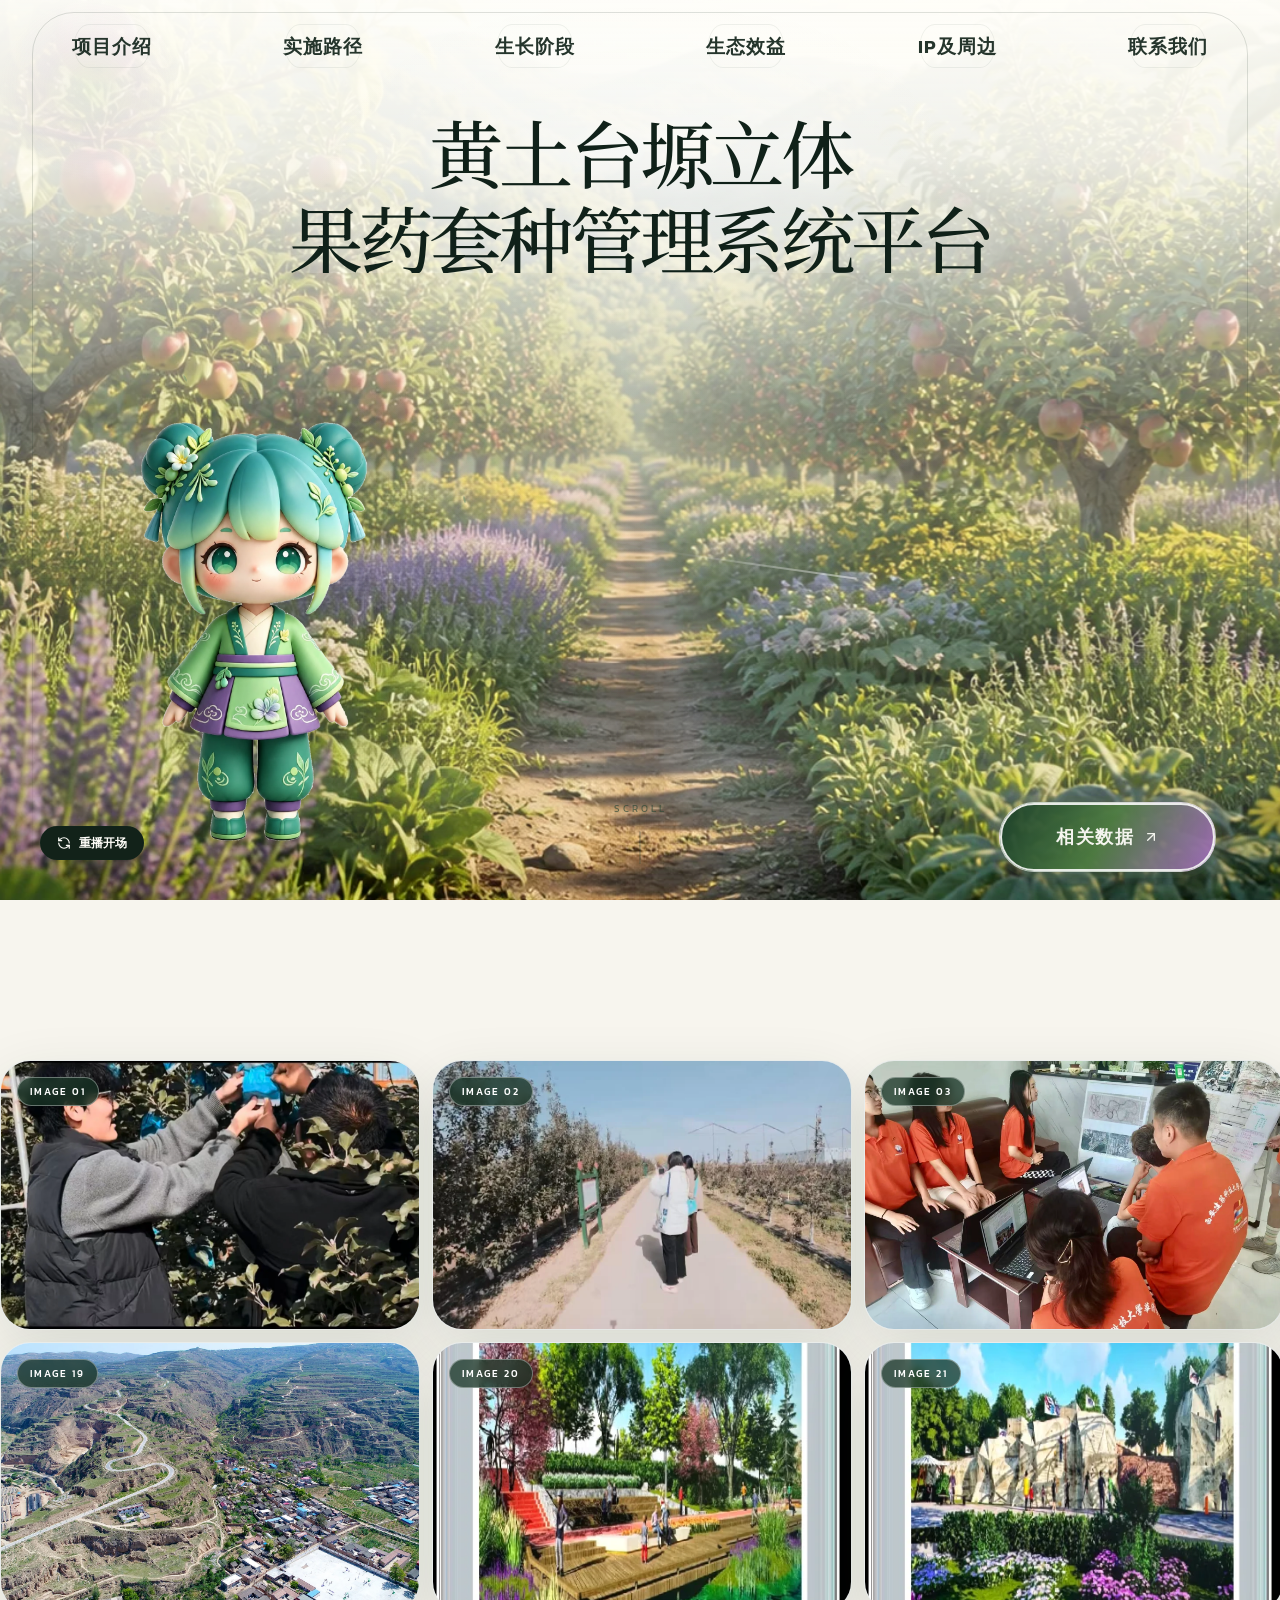
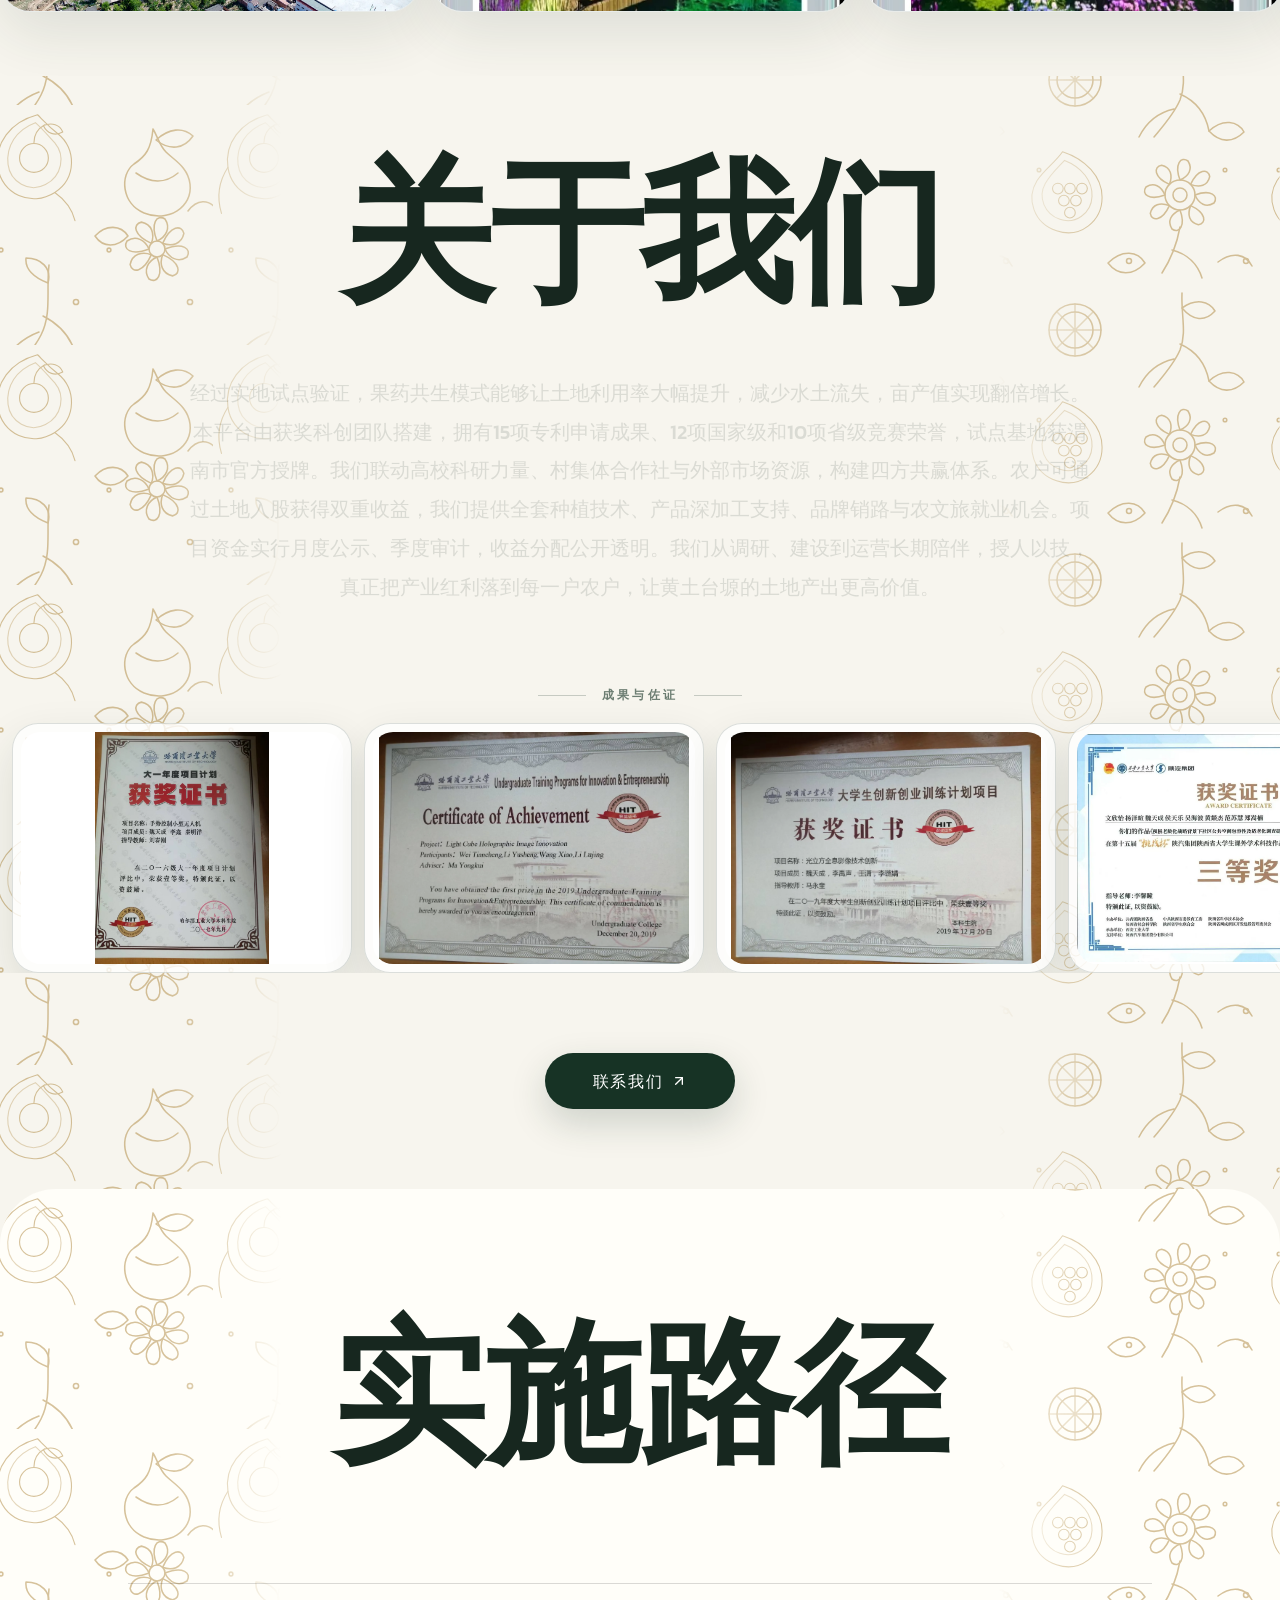
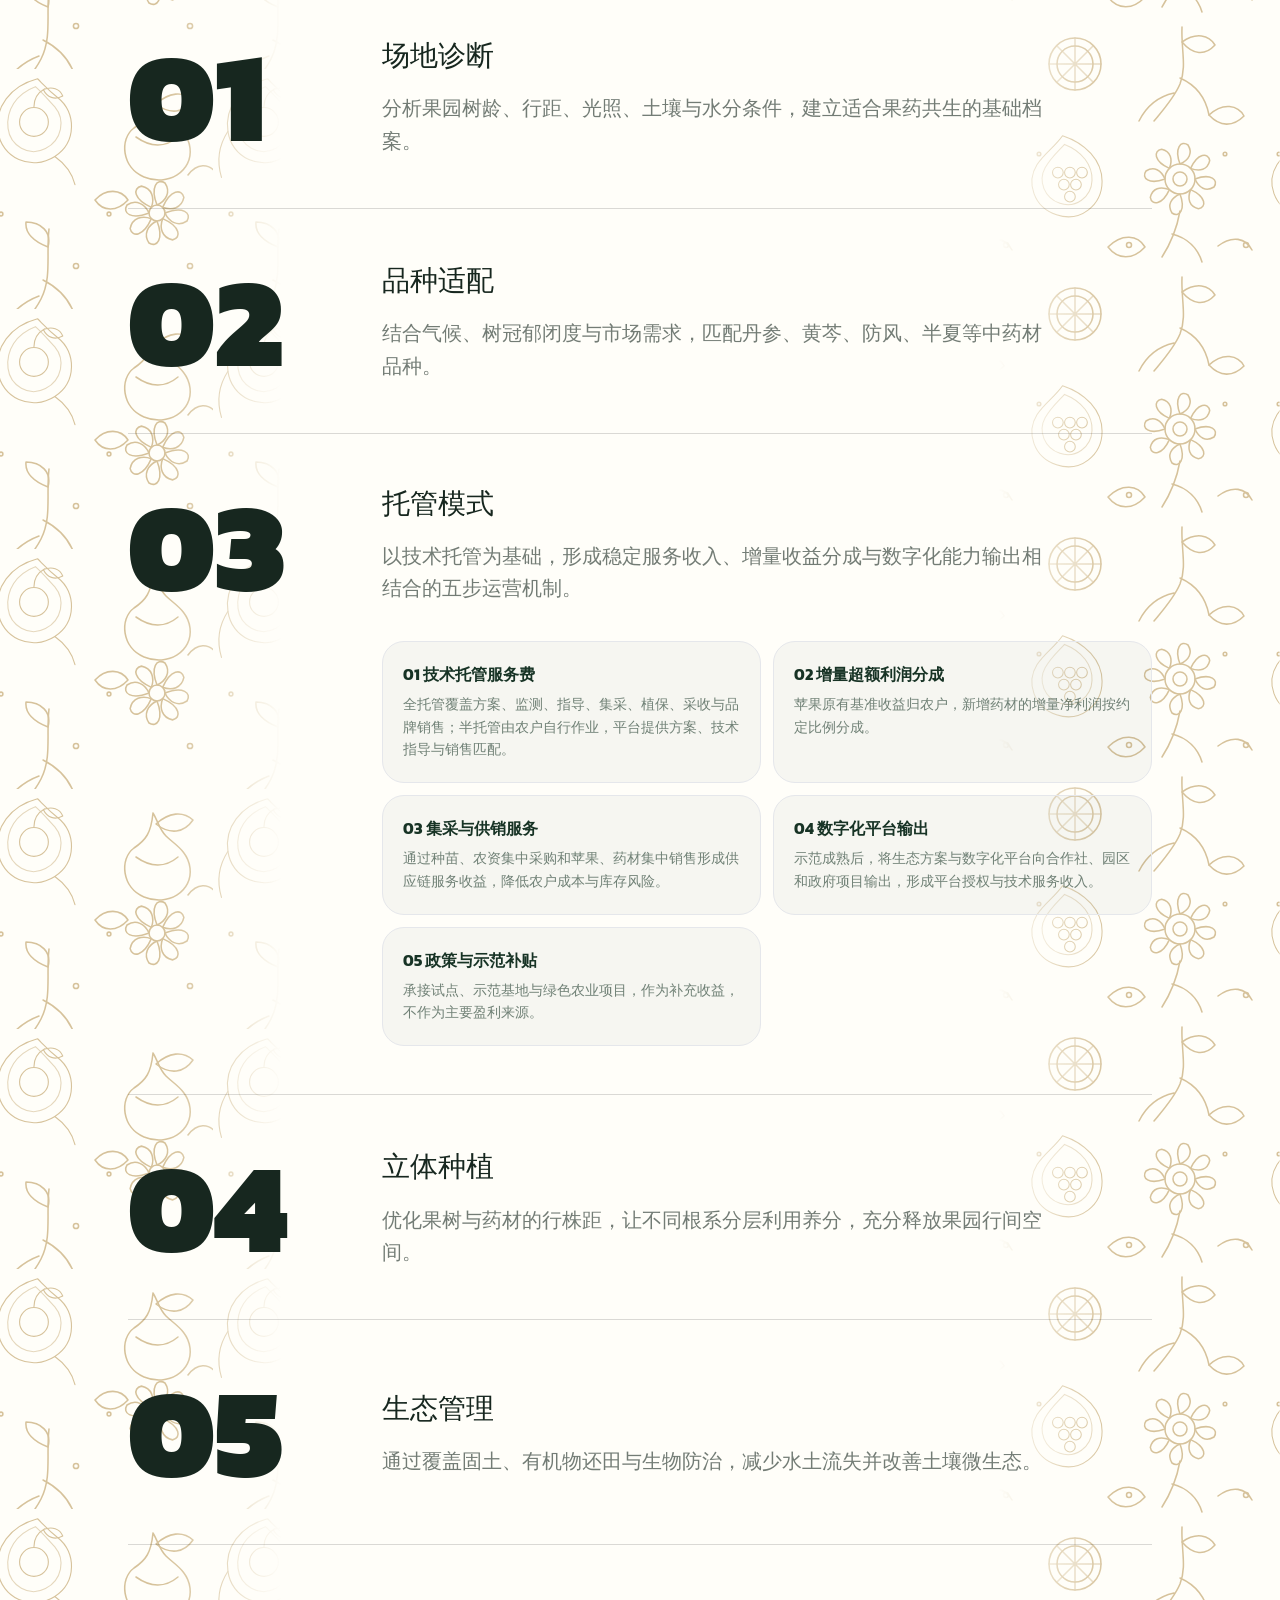
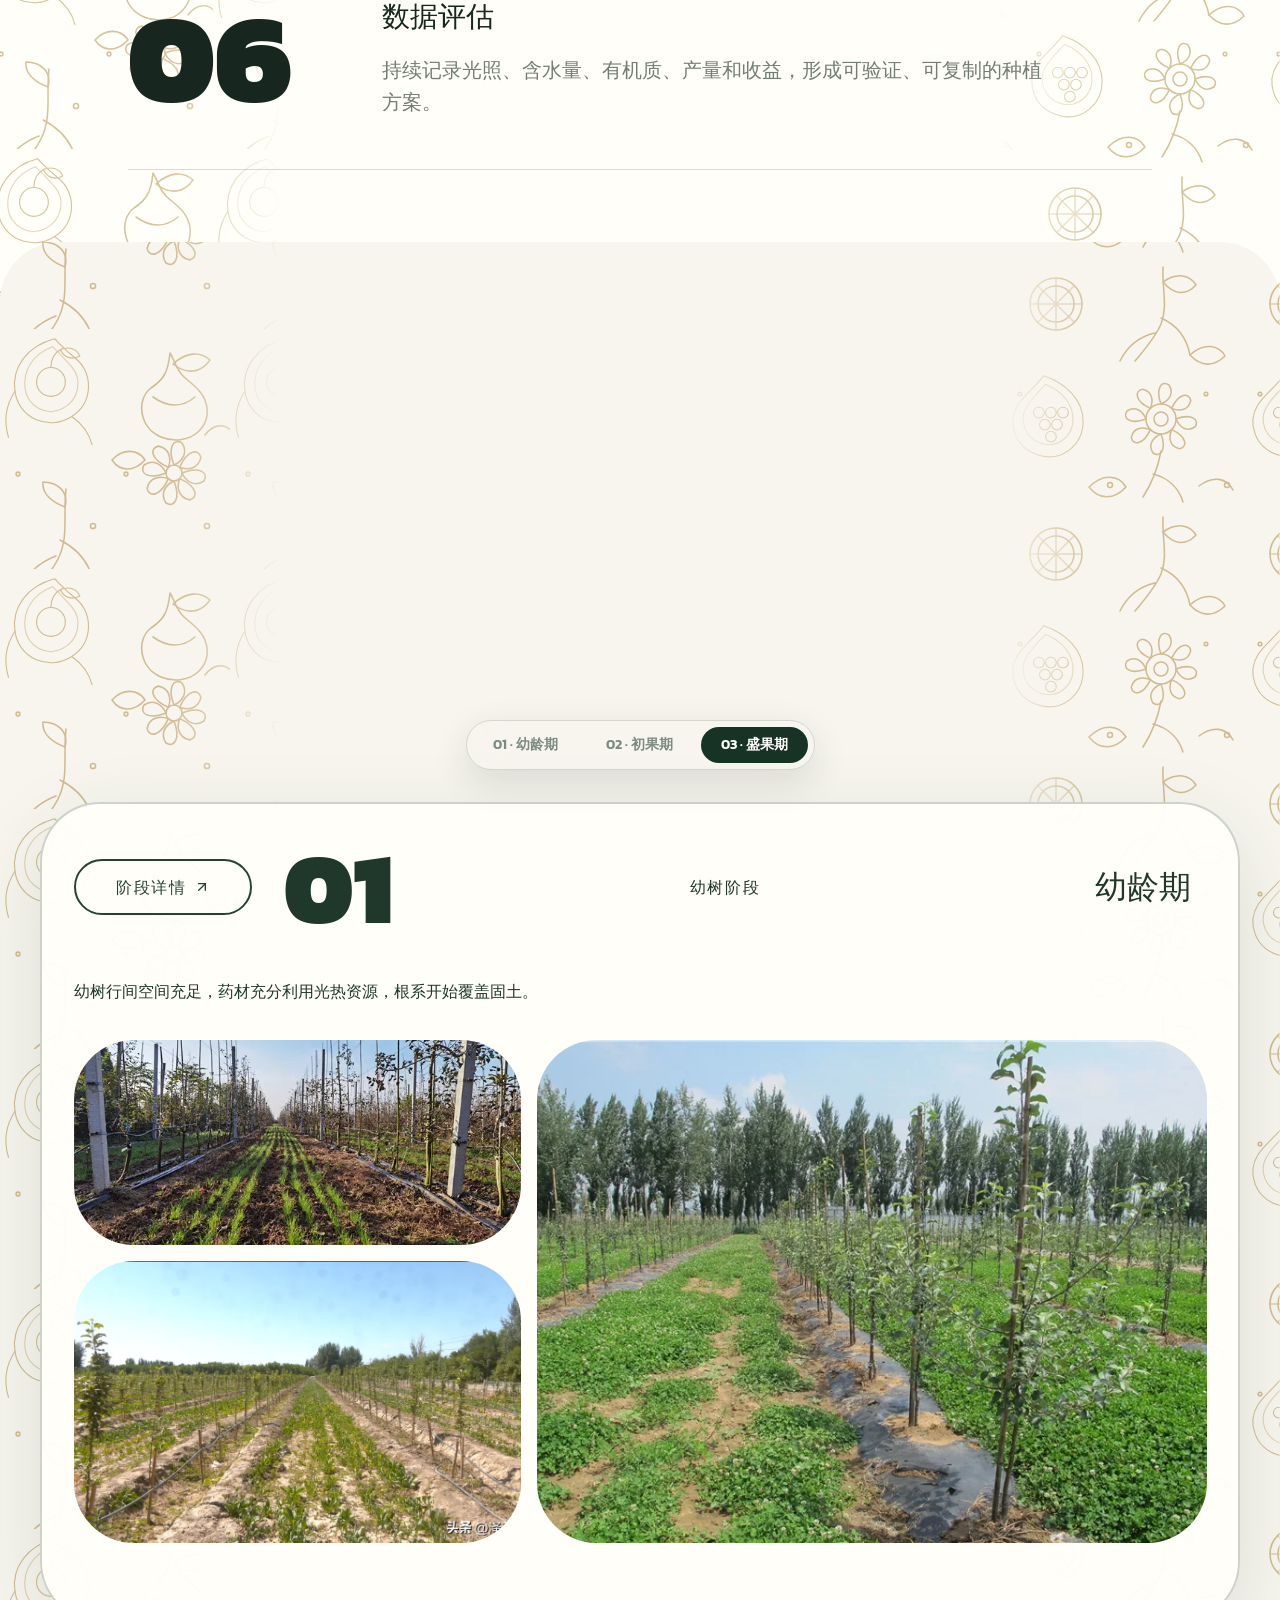
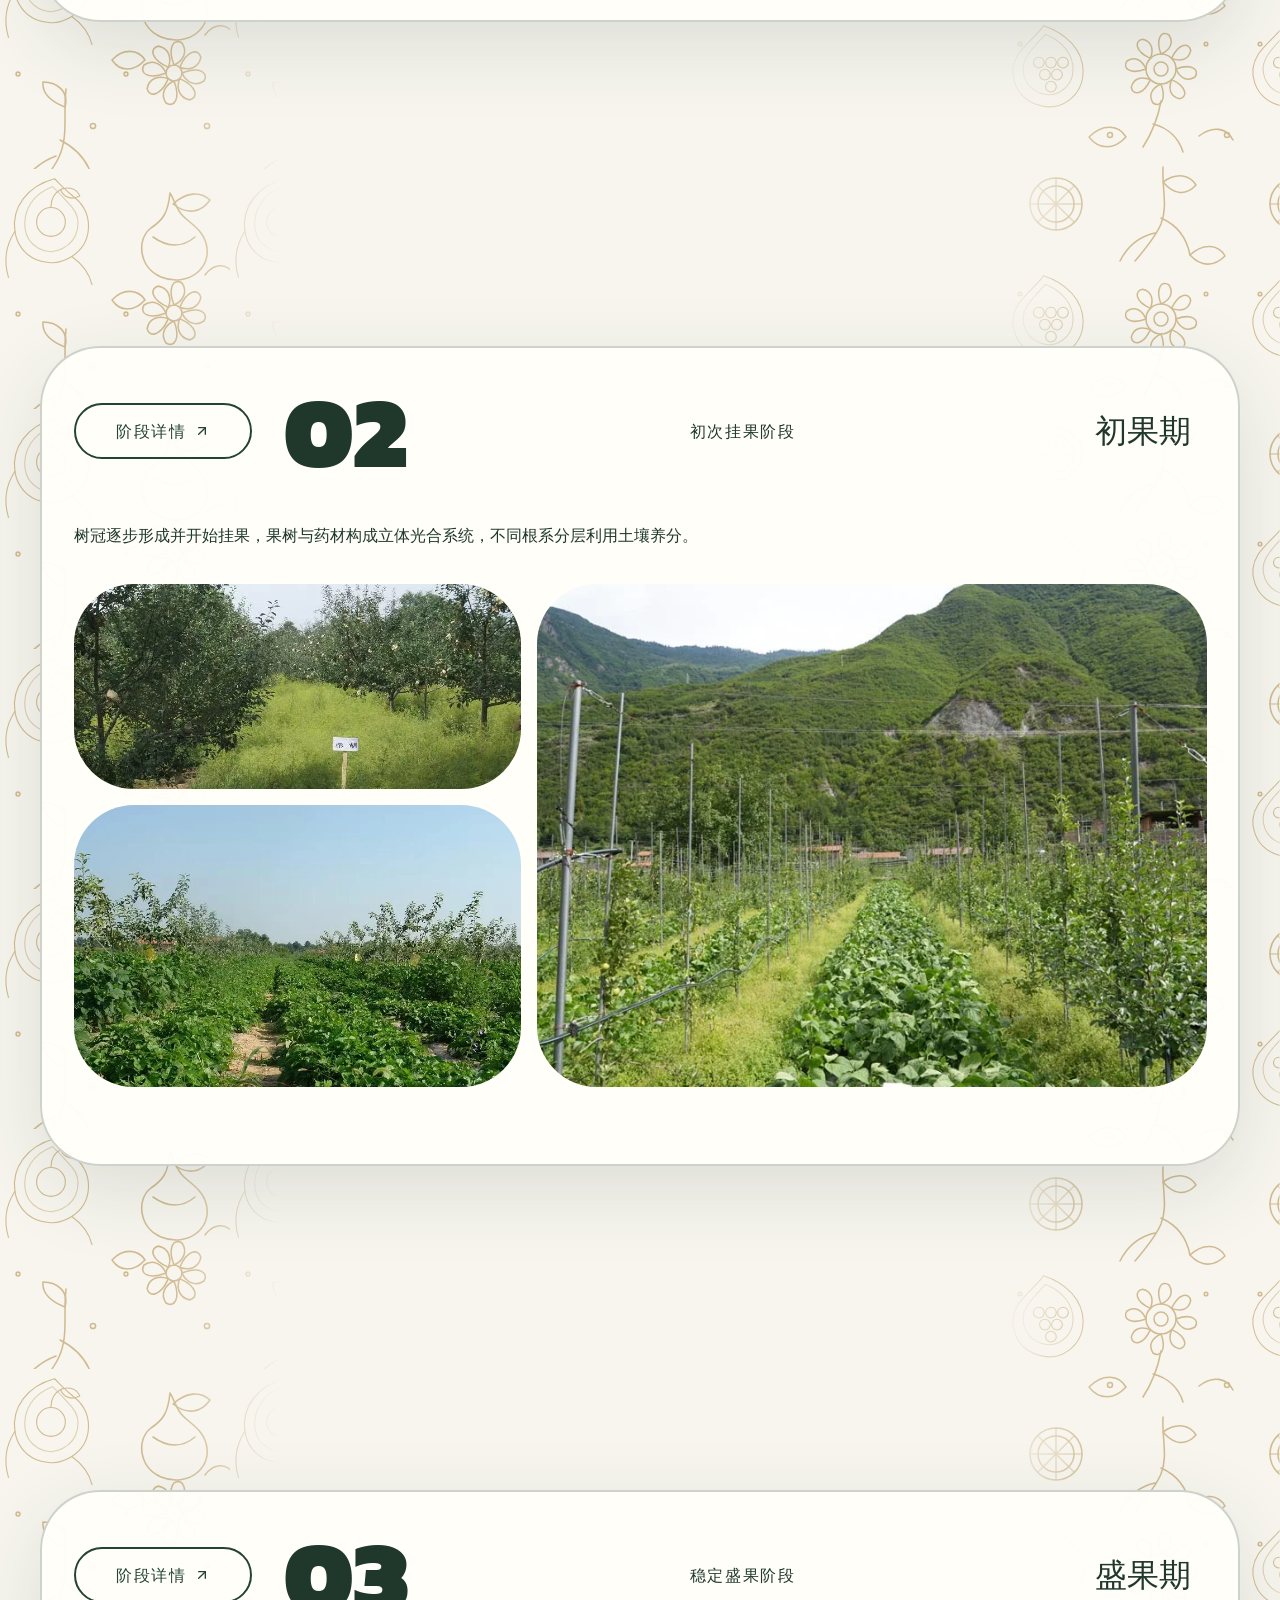
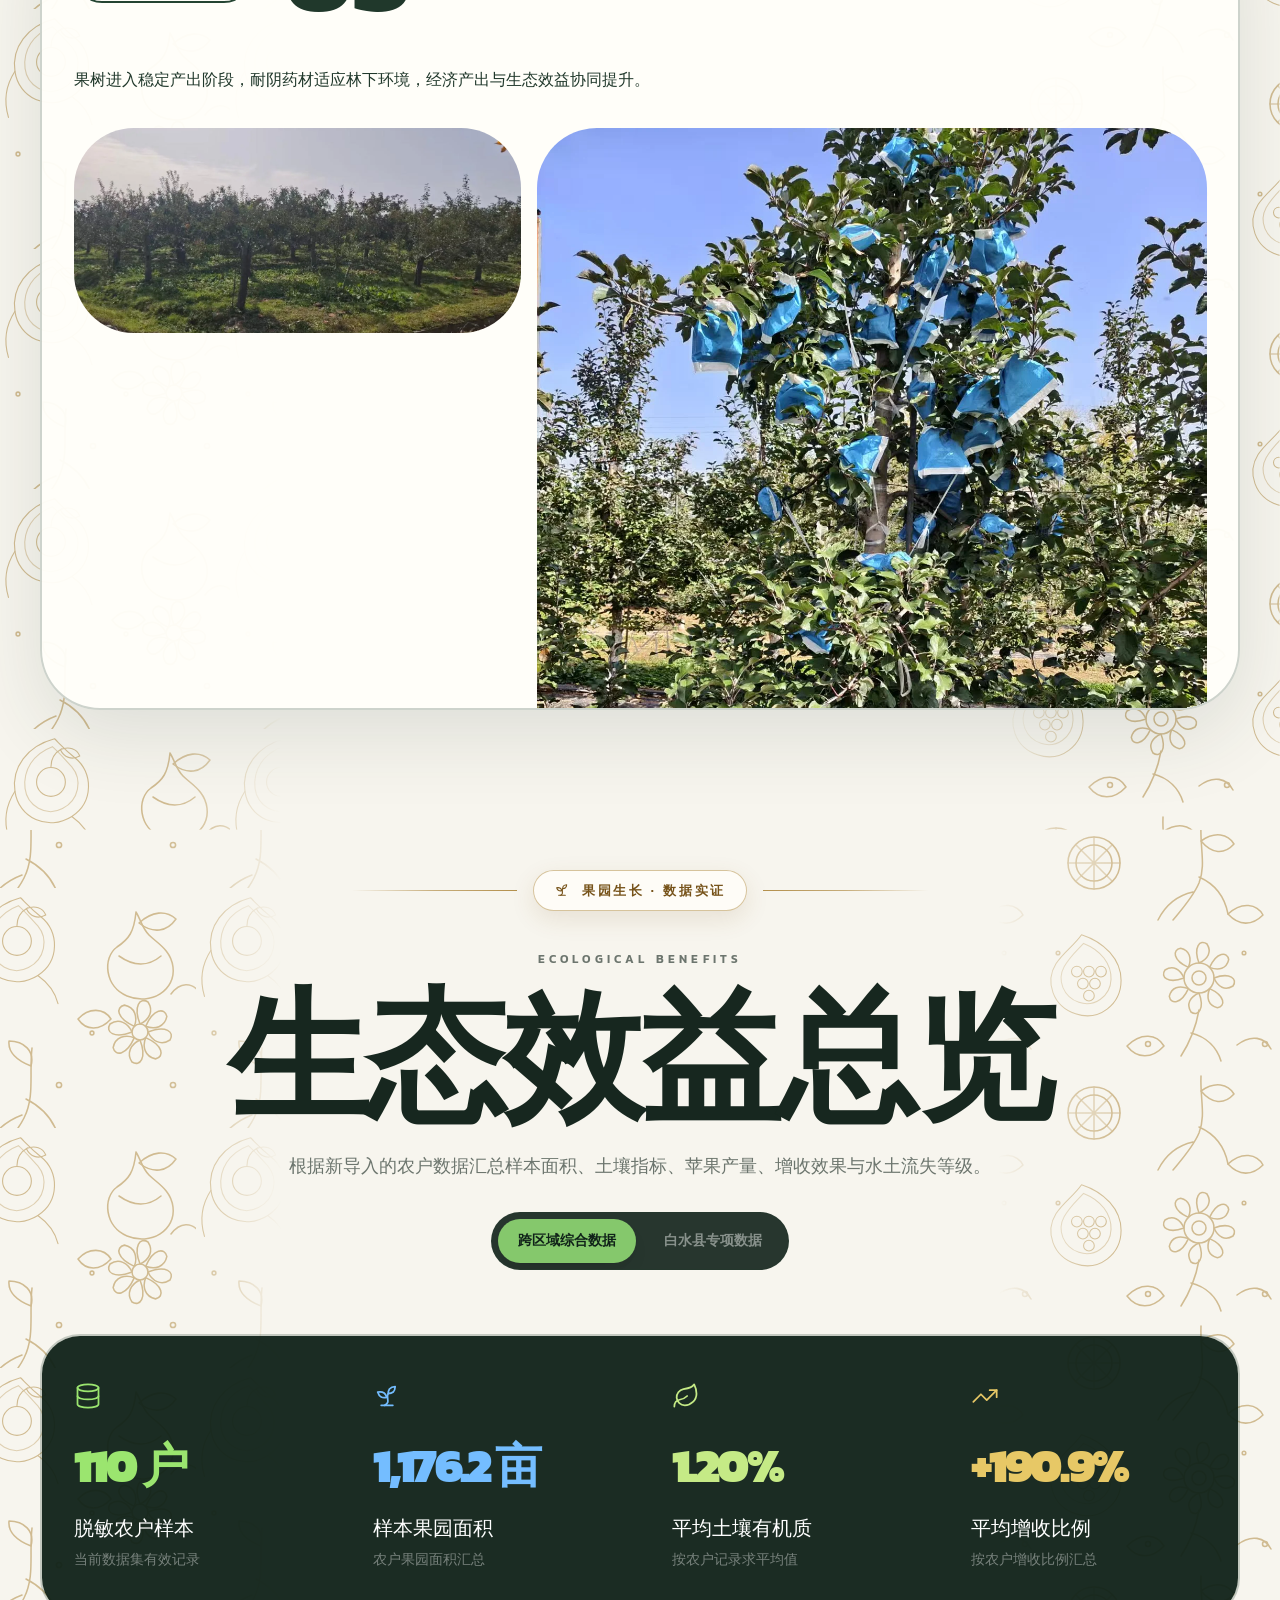
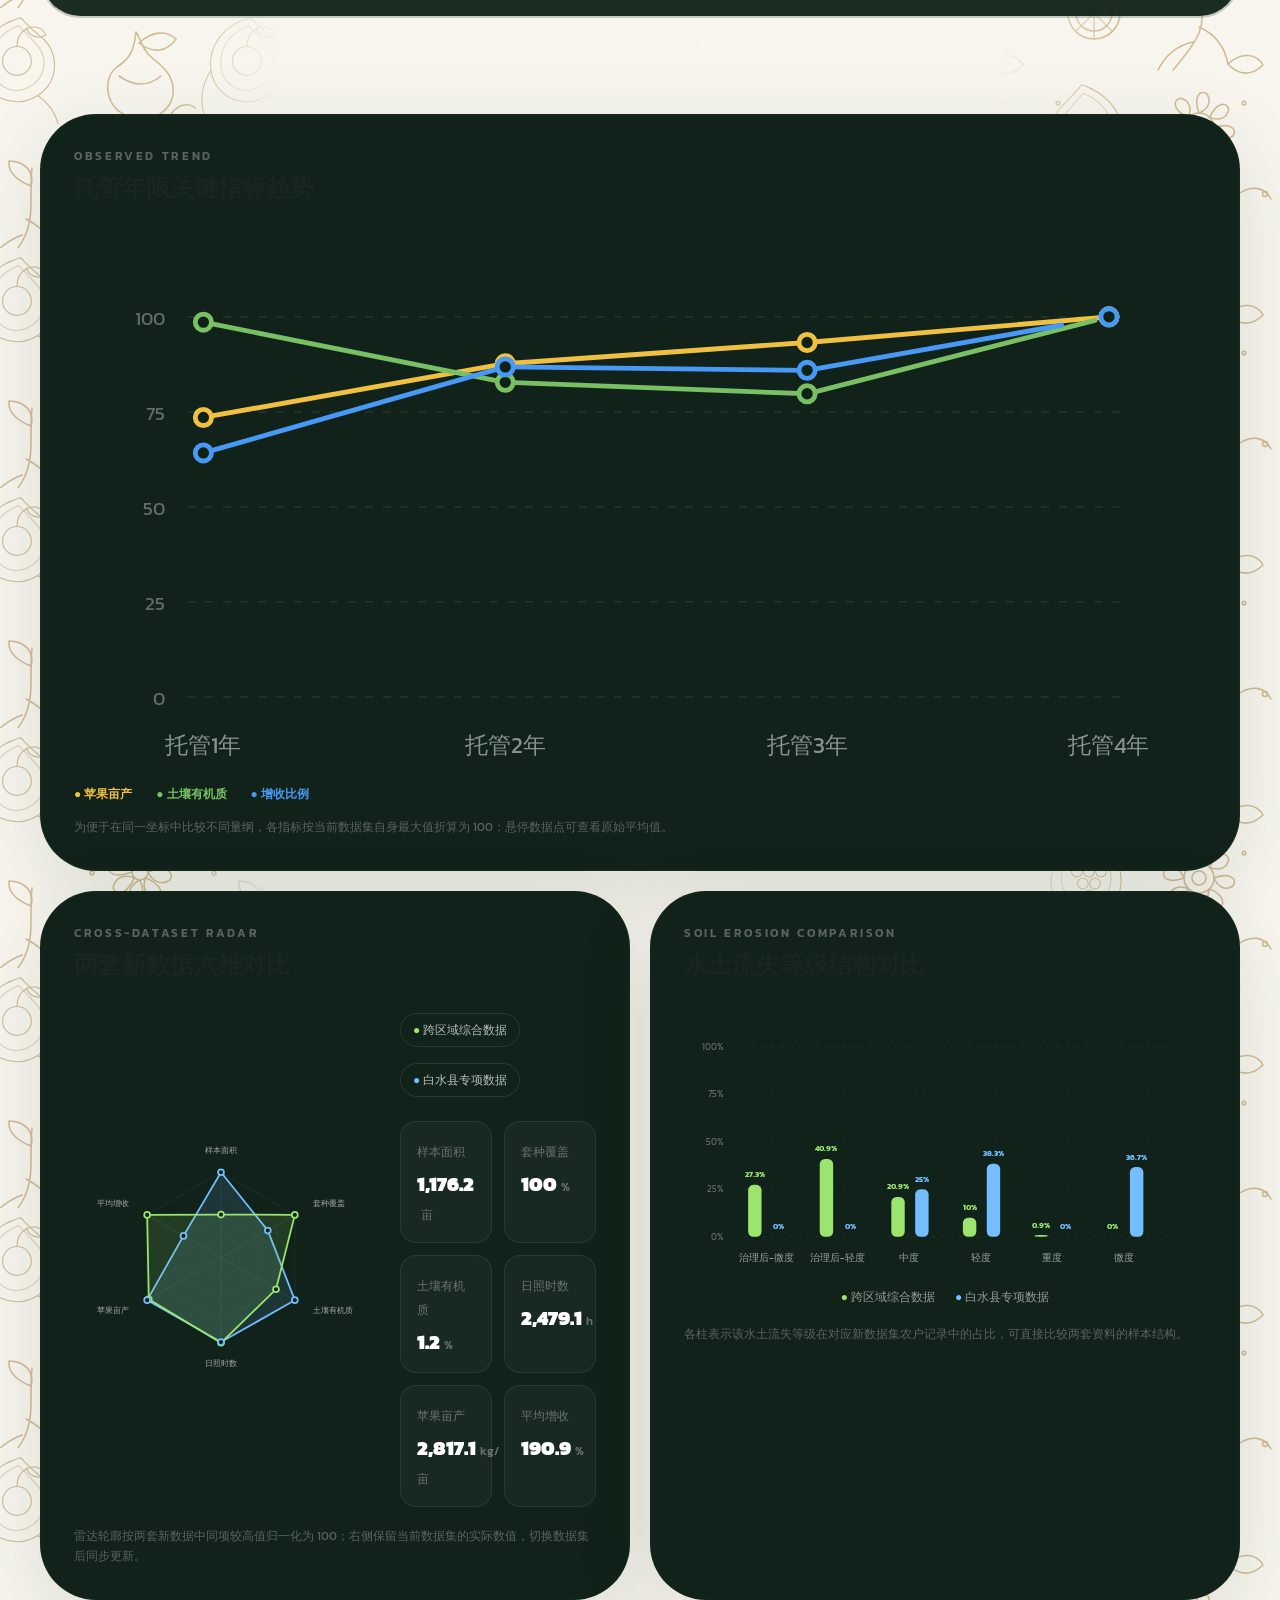
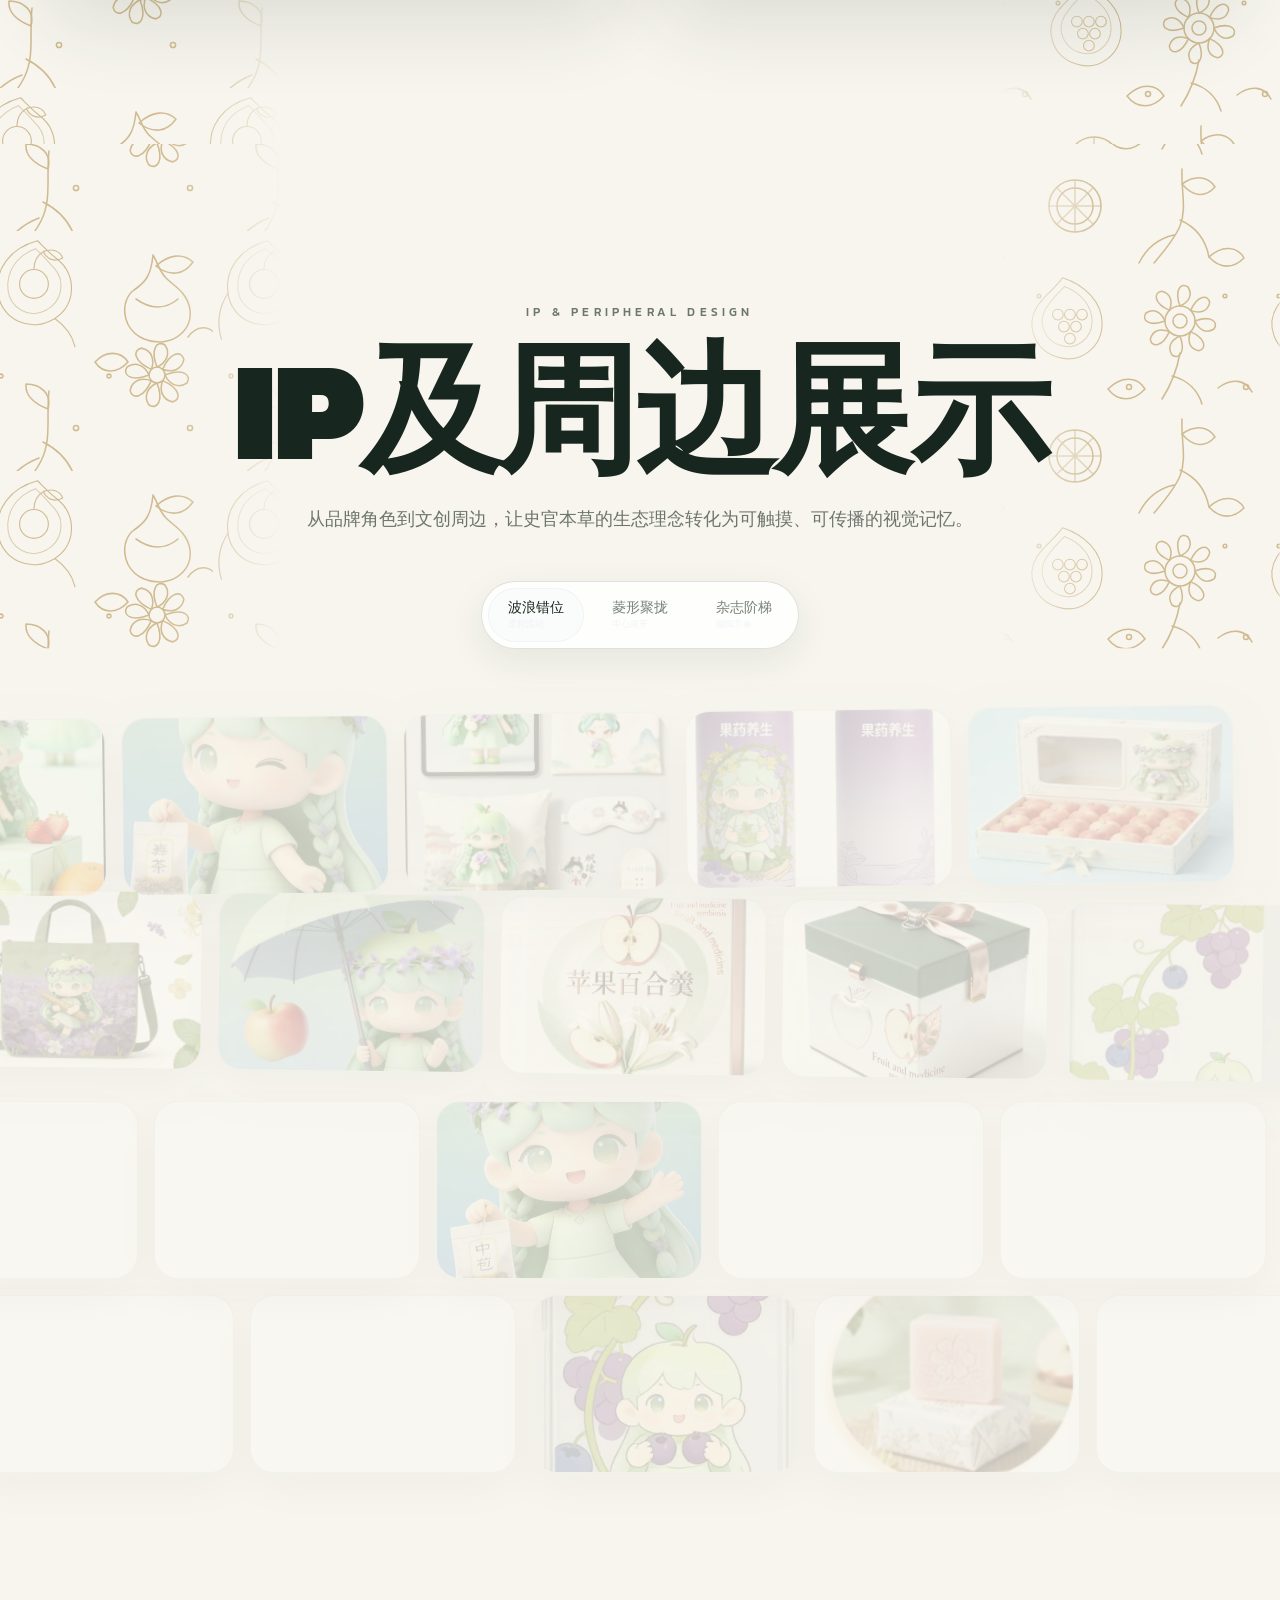
<file: index.html>
<!doctype html>
<html lang="zh-CN">
  <head>
    <meta charset="UTF-8" />
    <meta name="viewport" content="width=device-width, initial-scale=1.0" />
    <meta name="theme-color" content="#F7F5EE" />
    <meta name="description" content="史官本草果药共生项目展示、生态效益与数据平台。" />
    <link rel="preload" as="image" href="/uploads/hero/orchard-valley-hero-v2.webp" type="image/webp" fetchpriority="high" />
    <link rel="preload" as="image" href="/uploads/hero/orchard-herb-destination-v3.webp" type="image/webp" fetchpriority="high" />
    <link rel="preload" as="image" href="/uploads/hero/team-mascot-walking-away-v2.png" />
    <link rel="preload" as="image" href="/uploads/hero/team-mascot-walking-step-b-v3.png" />
    <link rel="preload" as="image" href="/uploads/hero/team-mascot-center.png" />
    <title>史官本草</title>
    <script type="module" crossorigin src="/assets/index-CLItkO4W.js"></script>
    <link rel="stylesheet" crossorigin href="/assets/index-IlIsCoiZ.css">
  </head>
  <body>
    <div id="root"></div>
  </body>
</html>
</file>
<file: assets/index-IlIsCoiZ.css>
@import"https://fonts.googleapis.com/css2?family=Kanit:wght@300;400;500;600;700;800;900&display=swap";@import"https://fonts.googleapis.com/css2?family=Noto+Serif+SC:wght@500;600&display=swap";*,:before,:after{--tw-border-spacing-x: 0;--tw-border-spacing-y: 0;--tw-translate-x: 0;--tw-translate-y: 0;--tw-rotate: 0;--tw-skew-x: 0;--tw-skew-y: 0;--tw-scale-x: 1;--tw-scale-y: 1;--tw-pan-x: ;--tw-pan-y: ;--tw-pinch-zoom: ;--tw-scroll-snap-strictness: proximity;--tw-gradient-from-position: ;--tw-gradient-via-position: ;--tw-gradient-to-position: ;--tw-ordinal: ;--tw-slashed-zero: ;--tw-numeric-figure: ;--tw-numeric-spacing: ;--tw-numeric-fraction: ;--tw-ring-inset: ;--tw-ring-offset-width: 0px;--tw-ring-offset-color: #fff;--tw-ring-color: rgb(59 130 246 / .5);--tw-ring-offset-shadow: 0 0 #0000;--tw-ring-shadow: 0 0 #0000;--tw-shadow: 0 0 #0000;--tw-shadow-colored: 0 0 #0000;--tw-blur: ;--tw-brightness: ;--tw-contrast: ;--tw-grayscale: ;--tw-hue-rotate: ;--tw-invert: ;--tw-saturate: ;--tw-sepia: ;--tw-drop-shadow: ;--tw-backdrop-blur: ;--tw-backdrop-brightness: ;--tw-backdrop-contrast: ;--tw-backdrop-grayscale: ;--tw-backdrop-hue-rotate: ;--tw-backdrop-invert: ;--tw-backdrop-opacity: ;--tw-backdrop-saturate: ;--tw-backdrop-sepia: ;--tw-contain-size: ;--tw-contain-layout: ;--tw-contain-paint: ;--tw-contain-style: }::backdrop{--tw-border-spacing-x: 0;--tw-border-spacing-y: 0;--tw-translate-x: 0;--tw-translate-y: 0;--tw-rotate: 0;--tw-skew-x: 0;--tw-skew-y: 0;--tw-scale-x: 1;--tw-scale-y: 1;--tw-pan-x: ;--tw-pan-y: ;--tw-pinch-zoom: ;--tw-scroll-snap-strictness: proximity;--tw-gradient-from-position: ;--tw-gradient-via-position: ;--tw-gradient-to-position: ;--tw-ordinal: ;--tw-slashed-zero: ;--tw-numeric-figure: ;--tw-numeric-spacing: ;--tw-numeric-fraction: ;--tw-ring-inset: ;--tw-ring-offset-width: 0px;--tw-ring-offset-color: #fff;--tw-ring-color: rgb(59 130 246 / .5);--tw-ring-offset-shadow: 0 0 #0000;--tw-ring-shadow: 0 0 #0000;--tw-shadow: 0 0 #0000;--tw-shadow-colored: 0 0 #0000;--tw-blur: ;--tw-brightness: ;--tw-contrast: ;--tw-grayscale: ;--tw-hue-rotate: ;--tw-invert: ;--tw-saturate: ;--tw-sepia: ;--tw-drop-shadow: ;--tw-backdrop-blur: ;--tw-backdrop-brightness: ;--tw-backdrop-contrast: ;--tw-backdrop-grayscale: ;--tw-backdrop-hue-rotate: ;--tw-backdrop-invert: ;--tw-backdrop-opacity: ;--tw-backdrop-saturate: ;--tw-backdrop-sepia: ;--tw-contain-size: ;--tw-contain-layout: ;--tw-contain-paint: ;--tw-contain-style: }*,:before,:after{box-sizing:border-box;border-width:0;border-style:solid;border-color:#e5e7eb}:before,:after{--tw-content: ""}html,:host{line-height:1.5;-webkit-text-size-adjust:100%;-moz-tab-size:4;-o-tab-size:4;tab-size:4;font-family:ui-sans-serif,system-ui,sans-serif,"Apple Color Emoji","Segoe UI Emoji",Segoe UI Symbol,"Noto Color Emoji";font-feature-settings:normal;font-variation-settings:normal;-webkit-tap-highlight-color:transparent}body{margin:0;line-height:inherit}hr{height:0;color:inherit;border-top-width:1px}abbr:where([title]){-webkit-text-decoration:underline dotted;text-decoration:underline dotted}h1,h2,h3,h4,h5,h6{font-size:inherit;font-weight:inherit}a{color:inherit;text-decoration:inherit}b,strong{font-weight:bolder}code,kbd,samp,pre{font-family:ui-monospace,SFMono-Regular,Menlo,Monaco,Consolas,Liberation Mono,Courier New,monospace;font-feature-settings:normal;font-variation-settings:normal;font-size:1em}small{font-size:80%}sub,sup{font-size:75%;line-height:0;position:relative;vertical-align:baseline}sub{bottom:-.25em}sup{top:-.5em}table{text-indent:0;border-color:inherit;border-collapse:collapse}button,input,optgroup,select,textarea{font-family:inherit;font-feature-settings:inherit;font-variation-settings:inherit;font-size:100%;font-weight:inherit;line-height:inherit;letter-spacing:inherit;color:inherit;margin:0;padding:0}button,select{text-transform:none}button,input:where([type=button]),input:where([type=reset]),input:where([type=submit]){-webkit-appearance:button;background-color:transparent;background-image:none}:-moz-focusring{outline:auto}:-moz-ui-invalid{box-shadow:none}progress{vertical-align:baseline}::-webkit-inner-spin-button,::-webkit-outer-spin-button{height:auto}[type=search]{-webkit-appearance:textfield;outline-offset:-2px}::-webkit-search-decoration{-webkit-appearance:none}::-webkit-file-upload-button{-webkit-appearance:button;font:inherit}summary{display:list-item}blockquote,dl,dd,h1,h2,h3,h4,h5,h6,hr,figure,p,pre{margin:0}fieldset{margin:0;padding:0}legend{padding:0}ol,ul,menu{list-style:none;margin:0;padding:0}dialog{padding:0}textarea{resize:vertical}input::-moz-placeholder,textarea::-moz-placeholder{opacity:1;color:#9ca3af}input::placeholder,textarea::placeholder{opacity:1;color:#9ca3af}button,[role=button]{cursor:pointer}:disabled{cursor:default}img,svg,video,canvas,audio,iframe,embed,object{display:block;vertical-align:middle}img,video{max-width:100%;height:auto}[hidden]:where(:not([hidden=until-found])){display:none}.pointer-events-none{pointer-events:none}.visible{visibility:visible}.invisible{visibility:hidden}.fixed{position:fixed}.absolute{position:absolute}.relative{position:relative}.sticky{position:sticky}.-inset-\[5\%\]{top:-5%;right:-5%;bottom:-5%;left:-5%}.inset-0{top:0;right:0;bottom:0;left:0}.inset-x-0{left:0;right:0}.inset-x-4{left:1rem;right:1rem}.inset-y-0{top:0;bottom:0}.-left-11{left:-2.75rem}.-left-2{left:-.5rem}.-top-16{top:-4rem}.bottom-3{bottom:.75rem}.bottom-5{bottom:1.25rem}.bottom-6{bottom:1.5rem}.bottom-7{bottom:1.75rem}.bottom-9{bottom:2.25rem}.bottom-\[23\%\]{bottom:23%}.bottom-\[25\%\]{bottom:25%}.bottom-\[27\%\]{bottom:27%}.bottom-\[3\%\]{bottom:3%}.bottom-\[5\%\]{bottom:5%}.bottom-\[6\%\]{bottom:6%}.bottom-\[8\%\]{bottom:8%}.left-0{left:0}.left-1\/2{left:50%}.left-3{left:.75rem}.left-4{left:1rem}.left-6{left:1.5rem}.left-\[-8\%\]{left:-8%}.left-\[1\%\]{left:1%}.left-\[3\%\]{left:3%}.left-\[45\%\]{left:45%}.right-0{right:0}.right-3{right:.75rem}.right-\[-12\%\]{right:-12%}.right-\[1\%\]{right:1%}.right-\[3\%\]{right:3%}.right-\[9\%\]{right:9%}.top-0{top:0}.top-1\/2{top:50%}.top-24{top:6rem}.top-3{top:.75rem}.top-4{top:1rem}.top-\[10\%\]{top:10%}.top-\[12\%\]{top:12%}.top-\[38\%\]{top:38%}.top-\[4\%\]{top:4%}.top-\[62\%\]{top:62%}.top-\[76px\]{top:76px}.isolate{isolation:isolate}.z-10{z-index:10}.z-20{z-index:20}.z-30{z-index:30}.z-40{z-index:40}.z-50{z-index:50}.z-\[100\]{z-index:100}.z-\[120\]{z-index:120}.z-\[14\]{z-index:14}.z-\[15\]{z-index:15}.z-\[16\]{z-index:16}.z-\[17\]{z-index:17}.z-\[1\]{z-index:1}.z-\[2\]{z-index:2}.z-\[60\]{z-index:60}.z-\[70\]{z-index:70}.z-\[90\]{z-index:90}.col-span-2{grid-column:span 2 / span 2}.col-start-2{grid-column-start:2}.col-start-3{grid-column-start:3}.row-span-2{grid-row:span 2 / span 2}.row-start-1{grid-row-start:1}.mx-auto{margin-left:auto;margin-right:auto}.-mt-10{margin-top:-2.5rem}.-mt-24{margin-top:-6rem}.mb-10{margin-bottom:2.5rem}.mb-14{margin-bottom:3.5rem}.mb-16{margin-bottom:4rem}.mb-2{margin-bottom:.5rem}.mb-4{margin-bottom:1rem}.mb-5{margin-bottom:1.25rem}.mb-6{margin-bottom:1.5rem}.mb-7{margin-bottom:1.75rem}.mb-8{margin-bottom:2rem}.ml-1{margin-left:.25rem}.mr-3{margin-right:.75rem}.mt-1{margin-top:.25rem}.mt-10{margin-top:2.5rem}.mt-16{margin-top:4rem}.mt-2{margin-top:.5rem}.mt-3{margin-top:.75rem}.mt-4{margin-top:1rem}.mt-5{margin-top:1.25rem}.mt-6{margin-top:1.5rem}.mt-7{margin-top:1.75rem}.mt-8{margin-top:2rem}.mt-9{margin-top:2.25rem}.mt-\[15vh\]{margin-top:15vh}.mt-auto{margin-top:auto}.block{display:block}.inline-block{display:inline-block}.flex{display:flex}.inline-flex{display:inline-flex}.table{display:table}.grid{display:grid}.hidden{display:none}.aspect-\[2\/3\]{aspect-ratio:2/3}.h-10{height:2.5rem}.h-11{height:2.75rem}.h-12{height:3rem}.h-14{height:3.5rem}.h-2{height:.5rem}.h-2\.5{height:.625rem}.h-24{height:6rem}.h-28{height:7rem}.h-3{height:.75rem}.h-3\.5{height:.875rem}.h-4{height:1rem}.h-40{height:10rem}.h-5{height:1.25rem}.h-7{height:1.75rem}.h-\[10px\]{height:10px}.h-\[126px\]{height:126px}.h-\[180px\]{height:180px}.h-\[190px\]{height:190px}.h-\[220px\]{height:220px}.h-\[270px\]{height:270px}.h-\[2px\]{height:2px}.h-\[360px\]{height:360px}.h-\[380px\]{height:380px}.h-\[420px\]{height:420px}.h-\[48vh\]{height:48vh}.h-\[500px\]{height:500px}.h-\[600px\]{height:600px}.h-\[620px\]{height:620px}.h-\[7px\]{height:7px}.h-\[calc\(100\%-1\.5rem\)\]{height:calc(100% - 1.5rem)}.h-\[clamp\(130px\,16vw\,230px\)\]{height:clamp(130px,16vw,230px)}.h-\[clamp\(160px\,22vw\,340px\)\]{height:clamp(160px,22vw,340px)}.h-auto{height:auto}.h-full{height:100%}.h-px{height:1px}.h-screen{height:100vh}.max-h-\[650px\]{max-height:650px}.max-h-\[78vh\]{max-height:78vh}.min-h-20{min-height:5rem}.min-h-\[280px\]{min-height:280px}.min-h-\[650px\]{min-height:650px}.min-h-\[660px\]{min-height:660px}.min-h-screen{min-height:100vh}.w-11{width:2.75rem}.w-12{width:3rem}.w-14{width:3.5rem}.w-2{width:.5rem}.w-2\.5{width:.625rem}.w-28{width:7rem}.w-3\.5{width:.875rem}.w-36{width:9rem}.w-4{width:1rem}.w-40{width:10rem}.w-5{width:1.25rem}.w-7{width:1.75rem}.w-\[100px\]{width:100px}.w-\[10px\]{width:10px}.w-\[1110px\]{width:1110px}.w-\[120px\]{width:120px}.w-\[130px\]{width:130px}.w-\[180px\]{width:180px}.w-\[188px\]{width:188px}.w-\[22\%\]{width:22%}.w-\[280px\]{width:280px}.w-\[2px\]{width:2px}.w-\[300px\]{width:300px}.w-\[3px\]{width:3px}.w-\[420px\]{width:420px}.w-\[75vw\]{width:75vw}.w-\[760px\]{width:760px}.w-\[78vw\]{width:78vw}.w-\[80vw\]{width:80vw}.w-\[clamp\(190px\,25vw\,340px\)\]{width:clamp(190px,25vw,340px)}.w-\[clamp\(190px\,25vw\,380px\)\]{width:clamp(190px,25vw,380px)}.w-\[clamp\(90px\,14vw\,190px\)\]{width:clamp(90px,14vw,190px)}.w-fit{width:-moz-fit-content;width:fit-content}.w-full{width:100%}.w-max{width:-moz-max-content;width:max-content}.w-px{width:1px}.w-screen{width:100vw}.min-w-0{min-width:0px}.min-w-\[1450px\]{min-width:1450px}.min-w-\[680px\]{min-width:680px}.max-w-2xl{max-width:42rem}.max-w-3xl{max-width:48rem}.max-w-4xl{max-width:56rem}.max-w-5xl{max-width:64rem}.max-w-6xl{max-width:72rem}.max-w-7xl{max-width:80rem}.max-w-\[1500px\]{max-width:1500px}.max-w-\[1540px\]{max-width:1540px}.max-w-\[620px\]{max-width:620px}.max-w-\[900px\]{max-width:900px}.max-w-\[calc\(100vw-24px\)\]{max-width:calc(100vw - 24px)}.max-w-\[calc\(100vw-32px\)\]{max-width:calc(100vw - 32px)}.max-w-full{max-width:100%}.max-w-xl{max-width:36rem}.flex-1{flex:1 1 0%}.shrink-0{flex-shrink:0}.origin-\[50\%_56\%\]{transform-origin:50% 56%}.origin-bottom{transform-origin:bottom}.origin-top{transform-origin:top}.-translate-x-1\/2{--tw-translate-x: -50%;transform:translate(var(--tw-translate-x),var(--tw-translate-y)) rotate(var(--tw-rotate)) skew(var(--tw-skew-x)) skewY(var(--tw-skew-y)) scaleX(var(--tw-scale-x)) scaleY(var(--tw-scale-y))}.-translate-y-1\/2{--tw-translate-y: -50%;transform:translate(var(--tw-translate-x),var(--tw-translate-y)) rotate(var(--tw-rotate)) skew(var(--tw-skew-x)) skewY(var(--tw-skew-y)) scaleX(var(--tw-scale-x)) scaleY(var(--tw-scale-y))}.rotate-90{--tw-rotate: 90deg;transform:translate(var(--tw-translate-x),var(--tw-translate-y)) rotate(var(--tw-rotate)) skew(var(--tw-skew-x)) skewY(var(--tw-skew-y)) scaleX(var(--tw-scale-x)) scaleY(var(--tw-scale-y))}.rotate-\[8deg\]{--tw-rotate: 8deg;transform:translate(var(--tw-translate-x),var(--tw-translate-y)) rotate(var(--tw-rotate)) skew(var(--tw-skew-x)) skewY(var(--tw-skew-y)) scaleX(var(--tw-scale-x)) scaleY(var(--tw-scale-y))}.transform{transform:translate(var(--tw-translate-x),var(--tw-translate-y)) rotate(var(--tw-rotate)) skew(var(--tw-skew-x)) skewY(var(--tw-skew-y)) scaleX(var(--tw-scale-x)) scaleY(var(--tw-scale-y))}.snap-x{scroll-snap-type:x var(--tw-scroll-snap-strictness)}.snap-mandatory{--tw-scroll-snap-strictness: mandatory}.snap-start{scroll-snap-align:start}.grid-cols-1{grid-template-columns:repeat(1,minmax(0,1fr))}.grid-cols-2{grid-template-columns:repeat(2,minmax(0,1fr))}.grid-cols-\[40\%_60\%\]{grid-template-columns:40% 60%}.grid-cols-\[90px_1fr\]{grid-template-columns:90px 1fr}.grid-cols-\[auto_1fr_auto\]{grid-template-columns:auto 1fr auto}.flex-col{flex-direction:column}.flex-wrap{flex-wrap:wrap}.flex-nowrap{flex-wrap:nowrap}.place-items-center{place-items:center}.items-end{align-items:flex-end}.items-center{align-items:center}.justify-end{justify-content:flex-end}.justify-center{justify-content:center}.justify-between{justify-content:space-between}.gap-1{gap:.25rem}.gap-1\.5{gap:.375rem}.gap-10{gap:2.5rem}.gap-14{gap:3.5rem}.gap-2{gap:.5rem}.gap-3{gap:.75rem}.gap-4{gap:1rem}.gap-5{gap:1.25rem}.gap-6{gap:1.5rem}.gap-8{gap:2rem}.gap-px{gap:1px}.gap-x-4{-moz-column-gap:1rem;column-gap:1rem}.space-y-4>:not([hidden])~:not([hidden]){--tw-space-y-reverse: 0;margin-top:calc(1rem * calc(1 - var(--tw-space-y-reverse)));margin-bottom:calc(1rem * var(--tw-space-y-reverse))}.self-end{align-self:flex-end}.justify-self-end{justify-self:end}.overflow-auto{overflow:auto}.overflow-hidden{overflow:hidden}.overflow-visible{overflow:visible}.overflow-x-auto{overflow-x:auto}.overflow-y-auto{overflow-y:auto}.overflow-x-hidden{overflow-x:hidden}.overflow-x-clip{overflow-x:clip}.overscroll-contain{overscroll-behavior:contain}.whitespace-nowrap{white-space:nowrap}.rounded{border-radius:.25rem}.rounded-2xl{border-radius:1rem}.rounded-\[100\%_0_100\%_0\]{border-radius:100% 0}.rounded-\[20px\]{border-radius:20px}.rounded-\[22px\]{border-radius:22px}.rounded-\[24px\]{border-radius:24px}.rounded-\[26px\]{border-radius:26px}.rounded-\[28px\]{border-radius:28px}.rounded-\[30px\]{border-radius:30px}.rounded-\[32px\]{border-radius:32px}.rounded-\[38px\]{border-radius:38px}.rounded-\[40px\]{border-radius:40px}.rounded-\[48\%\]{border-radius:48%}.rounded-\[50\%\]{border-radius:50%}.rounded-full{border-radius:9999px}.rounded-xl{border-radius:.75rem}.rounded-t-\[40px\]{border-top-left-radius:40px;border-top-right-radius:40px}.rounded-t-full{border-top-left-radius:9999px;border-top-right-radius:9999px}.rounded-bl-lg{border-bottom-left-radius:.5rem}.rounded-br-lg{border-bottom-right-radius:.5rem}.rounded-tl-lg{border-top-left-radius:.5rem}.rounded-tr-lg{border-top-right-radius:.5rem}.border{border-width:1px}.border-2{border-width:2px}.border-y{border-top-width:1px;border-bottom-width:1px}.border-b{border-bottom-width:1px}.border-l{border-left-width:1px}.border-r{border-right-width:1px}.border-t{border-top-width:1px}.border-\[\#0C0C0C\]\/10{border-color:#0c0c0c1a}.border-\[\#0C0C0C\]\/15{border-color:#0c0c0c26}.border-\[\#173325\]\/15{border-color:#17332526}.border-\[\#173325\]\/20{border-color:#17332533}.border-\[\#23372B\]\/15{border-color:#23372b26}.border-\[\#284532\]\/10{border-color:#2845321a}.border-\[\#284532\]\/15{border-color:#28453226}.border-\[\#68B75A\]\/20{border-color:#68b75a33}.border-\[\#8BDD68\]\/20{border-color:#8bdd6833}.border-\[\#A77D2E\]\/30{border-color:#a77d2e4d}.border-\[\#A77D2E\]\/45{border-color:#a77d2e73}.border-\[\#D7E2EA\]{--tw-border-opacity: 1;border-color:rgb(215 226 234 / var(--tw-border-opacity, 1))}.border-\[\#D7E2EA\]\/30{border-color:#d7e2ea4d}.border-\[rgba\(12\,12\,12\,0\.15\)\]{border-color:#0c0c0c26}.border-white\/0{border-color:#fff0}.border-white\/10{border-color:#ffffff1a}.border-white\/15{border-color:#ffffff26}.border-white\/35{border-color:#ffffff59}.border-white\/\[\.08\]{border-color:#ffffff14}.bg-\[\#0A1A0F\]{--tw-bg-opacity: 1;background-color:rgb(10 26 15 / var(--tw-bg-opacity, 1))}.bg-\[\#0C0C0C\]{--tw-bg-opacity: 1;background-color:rgb(12 12 12 / var(--tw-bg-opacity, 1))}.bg-\[\#102119\]\/75{background-color:#102119bf}.bg-\[\#102119\]\/80{background-color:#102119cc}.bg-\[\#102219\]{--tw-bg-opacity: 1;background-color:rgb(16 34 25 / var(--tw-bg-opacity, 1))}.bg-\[\#102219\]\/90{background-color:#102219e6}.bg-\[\#102219\]\/95{background-color:#102219f2}.bg-\[\#173325\]{--tw-bg-opacity: 1;background-color:rgb(23 51 37 / var(--tw-bg-opacity, 1))}.bg-\[\#173325\]\/10{background-color:#1733251a}.bg-\[\#173325\]\/25{background-color:#17332540}.bg-\[\#173325\]\/75{background-color:#173325bf}.bg-\[\#173325\]\/\[\.035\]{background-color:#17332509}.bg-\[\#183226\]\/75{background-color:#183226bf}.bg-\[\#275E38\]{--tw-bg-opacity: 1;background-color:rgb(39 94 56 / var(--tw-bg-opacity, 1))}.bg-\[\#284532\]\/10{background-color:#2845321a}.bg-\[\#294636\]\/45{background-color:#29463673}.bg-\[\#426E4A\]{--tw-bg-opacity: 1;background-color:rgb(66 110 74 / var(--tw-bg-opacity, 1))}.bg-\[\#477B3D\]{--tw-bg-opacity: 1;background-color:rgb(71 123 61 / var(--tw-bg-opacity, 1))}.bg-\[\#4F7A60\]{--tw-bg-opacity: 1;background-color:rgb(79 122 96 / var(--tw-bg-opacity, 1))}.bg-\[\#4F843F\]{--tw-bg-opacity: 1;background-color:rgb(79 132 63 / var(--tw-bg-opacity, 1))}.bg-\[\#56A84F\]\/10{background-color:#56a84f1a}.bg-\[\#68B75A\]\/\[\.06\]{background-color:#68b75a0f}.bg-\[\#6CB758\]{--tw-bg-opacity: 1;background-color:rgb(108 183 88 / var(--tw-bg-opacity, 1))}.bg-\[\#6D8F72\]\/55{background-color:#6d8f728c}.bg-\[\#7621B0\]\/10{background-color:#7621b01a}.bg-\[\#7621B0\]\/\[0\.06\]{background-color:#7621b00f}.bg-\[\#76503B\]{--tw-bg-opacity: 1;background-color:rgb(118 80 59 / var(--tw-bg-opacity, 1))}.bg-\[\#78C7FF\]\/10{background-color:#78c7ff1a}.bg-\[\#79BF63\]\/35{background-color:#79bf6359}.bg-\[\#85C86C\]{--tw-bg-opacity: 1;background-color:rgb(133 200 108 / var(--tw-bg-opacity, 1))}.bg-\[\#86AA62\]{--tw-bg-opacity: 1;background-color:rgb(134 170 98 / var(--tw-bg-opacity, 1))}.bg-\[\#B600A8\]\/\[0\.035\]{background-color:#b600a809}.bg-\[\#D7E2EA\]\/10{background-color:#d7e2ea1a}.bg-\[\#E9564A\]{--tw-bg-opacity: 1;background-color:rgb(233 86 74 / var(--tw-bg-opacity, 1))}.bg-\[\#EFF2EC\]{--tw-bg-opacity: 1;background-color:rgb(239 242 236 / var(--tw-bg-opacity, 1))}.bg-\[\#F0ECFF\]{--tw-bg-opacity: 1;background-color:rgb(240 236 255 / var(--tw-bg-opacity, 1))}.bg-\[\#F5F5F2\]{--tw-bg-opacity: 1;background-color:rgb(245 245 242 / var(--tw-bg-opacity, 1))}.bg-\[\#F7F3FF\]{--tw-bg-opacity: 1;background-color:rgb(247 243 255 / var(--tw-bg-opacity, 1))}.bg-\[\#F7F5EE\]{--tw-bg-opacity: 1;background-color:rgb(247 245 238 / var(--tw-bg-opacity, 1))}.bg-\[\#F8F8F5\]{--tw-bg-opacity: 1;background-color:rgb(248 248 245 / var(--tw-bg-opacity, 1))}.bg-\[\#F8F8F5\]\/90{background-color:#f8f8f5e6}.bg-\[\#FFF8B8\]{--tw-bg-opacity: 1;background-color:rgb(255 248 184 / var(--tw-bg-opacity, 1))}.bg-\[\#FFFEF9\]\/65{background-color:#fffef9a6}.bg-\[\#FFFEF9\]\/75{background-color:#fffef9bf}.bg-\[\#FFFEF9\]\/80{background-color:#fffef9cc}.bg-\[\#FFFEF9\]\/90{background-color:#fffef9e6}.bg-transparent{background-color:transparent}.bg-white{--tw-bg-opacity: 1;background-color:rgb(255 255 255 / var(--tw-bg-opacity, 1))}.bg-white\/10{background-color:#ffffff1a}.bg-white\/15{background-color:#ffffff26}.bg-white\/70{background-color:#ffffffb3}.bg-white\/85{background-color:#ffffffd9}.bg-white\/\[\.035\]{background-color:#ffffff09}.bg-white\/\[\.06\]{background-color:#ffffff0f}.bg-\[linear-gradient\(180deg\,\#102719_0\%\,\#173923_58\%\,\#1E3324_58\%\,\#122319_100\%\)\]{background-image:linear-gradient(180deg,#102719,#173923 58%,#1e3324 58%,#122319)}.bg-\[linear-gradient\(180deg\,rgba\(255\,254\,249\,\.98\)_0\%\,rgba\(255\,254\,249\,\.88\)_18\%\,rgba\(255\,254\,249\,\.28\)_47\%\,rgba\(255\,254\,249\,\.22\)_76\%\,rgba\(255\,254\,249\,\.94\)_100\%\)\]{background-image:linear-gradient(180deg,#fffef9fa,#fffef9e0 18%,#fffef947,#fffef938 76%,#fffef9f0)}.bg-\[radial-gradient\(ellipse_72\%_58\%_at_50\%_47\%\,rgba\(118\,33\,176\,0\.115\)\,rgba\(24\,1\,31\,0\.04\)_50\%\,transparent_78\%\)\]{background-image:radial-gradient(ellipse 72% 58% at 50% 47%,rgba(118,33,176,.115),rgba(24,1,31,.04) 50%,transparent 78%)}.bg-\[radial-gradient\(ellipse_72\%_62\%_at_50\%_36\%\,rgba\(118\,33\,176\,0\.13\)\,rgba\(24\,1\,31\,0\.045\)_50\%\,transparent_78\%\)\]{background-image:radial-gradient(ellipse 72% 62% at 50% 36%,rgba(118,33,176,.13),rgba(24,1,31,.045) 50%,transparent 78%)}.bg-\[radial-gradient\(ellipse_at_50\%_28\%\,rgba\(255\,255\,255\,\.28\)_0\%\,transparent_38\%\)\,radial-gradient\(ellipse_at_50\%_60\%\,rgba\(255\,248\,200\,\.13\)_0\%\,transparent_36\%\)\]{background-image:radial-gradient(ellipse at 50% 28%,rgba(255,255,255,.28) 0%,transparent 38%),radial-gradient(ellipse at 50% 60%,rgba(255,248,200,.13) 0%,transparent 36%)}.bg-gradient-to-l{background-image:linear-gradient(to left,var(--tw-gradient-stops))}.bg-gradient-to-r{background-image:linear-gradient(to right,var(--tw-gradient-stops))}.bg-gradient-to-tr{background-image:linear-gradient(to top right,var(--tw-gradient-stops))}.from-\[\#4F7A60\]\/15{--tw-gradient-from: rgb(79 122 96 / .15) var(--tw-gradient-from-position);--tw-gradient-to: rgb(79 122 96 / 0) var(--tw-gradient-to-position);--tw-gradient-stops: var(--tw-gradient-from), var(--tw-gradient-to)}.from-transparent{--tw-gradient-from: transparent var(--tw-gradient-from-position);--tw-gradient-to: rgb(0 0 0 / 0) var(--tw-gradient-to-position);--tw-gradient-stops: var(--tw-gradient-from), var(--tw-gradient-to)}.via-\[\#A77D2E\]\/60{--tw-gradient-to: rgb(167 125 46 / 0) var(--tw-gradient-to-position);--tw-gradient-stops: var(--tw-gradient-from), rgb(167 125 46 / .6) var(--tw-gradient-via-position), var(--tw-gradient-to)}.via-transparent{--tw-gradient-to: rgb(0 0 0 / 0) var(--tw-gradient-to-position);--tw-gradient-stops: var(--tw-gradient-from), transparent var(--tw-gradient-via-position), var(--tw-gradient-to)}.to-\[\#A77D2E\]\/85{--tw-gradient-to: rgb(167 125 46 / .85) var(--tw-gradient-to-position)}.to-\[\#D9C486\]\/15{--tw-gradient-to: rgb(217 196 134 / .15) var(--tw-gradient-to-position)}.object-contain{-o-object-fit:contain;object-fit:contain}.object-cover{-o-object-fit:cover;object-fit:cover}.object-center{-o-object-position:center;object-position:center}.p-1\.5{padding:.375rem}.p-2{padding:.5rem}.p-4{padding:1rem}.p-5{padding:1.25rem}.p-7{padding:1.75rem}.px-10{padding-left:2.5rem;padding-right:2.5rem}.px-3{padding-left:.75rem;padding-right:.75rem}.px-3\.5{padding-left:.875rem;padding-right:.875rem}.px-4{padding-left:1rem;padding-right:1rem}.px-5{padding-left:1.25rem;padding-right:1.25rem}.px-6{padding-left:1.5rem;padding-right:1.5rem}.px-8{padding-left:2rem;padding-right:2rem}.py-1\.5{padding-top:.375rem;padding-bottom:.375rem}.py-16{padding-top:4rem;padding-bottom:4rem}.py-2{padding-top:.5rem;padding-bottom:.5rem}.py-2\.5{padding-top:.625rem;padding-bottom:.625rem}.py-20{padding-top:5rem;padding-bottom:5rem}.py-24{padding-top:6rem;padding-bottom:6rem}.py-3{padding-top:.75rem;padding-bottom:.75rem}.py-4{padding-top:1rem;padding-bottom:1rem}.py-8{padding-top:2rem;padding-bottom:2rem}.pb-10{padding-bottom:2.5rem}.pb-16{padding-bottom:4rem}.pb-24{padding-bottom:6rem}.pb-3{padding-bottom:.75rem}.pb-32{padding-bottom:8rem}.pb-9{padding-bottom:2.25rem}.pb-\[8vh\]{padding-bottom:8vh}.pt-20{padding-top:5rem}.pt-24{padding-top:6rem}.pt-6{padding-top:1.5rem}.pt-8{padding-top:2rem}.text-left{text-align:left}.text-center{text-align:center}.text-2xl{font-size:1.5rem;line-height:2rem}.text-3xl{font-size:1.875rem;line-height:2.25rem}.text-4xl{font-size:2.25rem;line-height:2.5rem}.text-\[10px\]{font-size:10px}.text-\[11px\]{font-size:11px}.text-\[9px\]{font-size:9px}.text-\[clamp\(0\.85rem\,1\.6vw\,1\.25rem\)\]{font-size:clamp(.85rem,1.6vw,1.25rem)}.text-\[clamp\(1\.1rem\,2\.5vw\,2\.5rem\)\]{font-size:clamp(1.1rem,2.5vw,2.5rem)}.text-\[clamp\(1rem\,1\.65vw\,1\.28rem\)\]{font-size:clamp(1rem,1.65vw,1.28rem)}.text-\[clamp\(1rem\,2\.2vw\,2\.1rem\)\]{font-size:clamp(1rem,2.2vw,2.1rem)}.text-\[clamp\(2\.4rem\,3\.7vw\,4\.4rem\)\]{font-size:clamp(2.4rem,3.7vw,4.4rem)}.text-\[clamp\(2\.55rem\,5\.8vw\,6\.2rem\)\]{font-size:clamp(2.55rem,5.8vw,6.2rem)}.text-\[clamp\(2\.8rem\,6vw\,5\.4rem\)\]{font-size:clamp(2.8rem,6vw,5.4rem)}.text-\[clamp\(3\.8rem\,11vw\,9rem\)\]{font-size:clamp(3.8rem,11vw,9rem)}.text-\[clamp\(3rem\,10vw\,140px\)\]{font-size:clamp(3rem,10vw,140px)}.text-\[clamp\(3rem\,12vw\,160px\)\]{font-size:clamp(3rem,12vw,160px)}.text-\[clamp\(3rem\,8vw\,110px\)\]{font-size:clamp(3rem,8vw,110px)}.text-\[clamp\(3rem\,9vw\,120px\)\]{font-size:clamp(3rem,9vw,120px)}.text-\[clamp\(4\.5rem\,14vw\,12rem\)\]{font-size:clamp(4.5rem,14vw,12rem)}.text-\[clamp\(4rem\,11vw\,9rem\)\]{font-size:clamp(4rem,11vw,9rem)}.text-\[clamp\(5rem\,12vw\,10rem\)\]{font-size:clamp(5rem,12vw,10rem)}.text-base{font-size:1rem;line-height:1.5rem}.text-lg{font-size:1.125rem;line-height:1.75rem}.text-sm{font-size:.875rem;line-height:1.25rem}.text-xl{font-size:1.25rem;line-height:1.75rem}.text-xs{font-size:.75rem;line-height:1rem}.font-black{font-weight:900}.font-bold{font-weight:700}.font-light{font-weight:300}.font-medium{font-weight:500}.font-semibold{font-weight:600}.uppercase{text-transform:uppercase}.tabular-nums{--tw-numeric-spacing: tabular-nums;font-variant-numeric:var(--tw-ordinal) var(--tw-slashed-zero) var(--tw-numeric-figure) var(--tw-numeric-spacing) var(--tw-numeric-fraction)}.leading-\[\.82\]{line-height:.82}.leading-\[\.94\]{line-height:.94}.leading-\[1\.9\]{line-height:1.9}.leading-none{line-height:1}.leading-relaxed{line-height:1.625}.tracking-\[-\.06em\]{letter-spacing:-.06em}.tracking-\[-0\.05em\]{letter-spacing:-.05em}.tracking-\[\.18em\]{letter-spacing:.18em}.tracking-\[\.22em\]{letter-spacing:.22em}.tracking-\[\.24em\]{letter-spacing:.24em}.tracking-\[\.25em\]{letter-spacing:.25em}.tracking-\[\.28em\]{letter-spacing:.28em}.tracking-\[\.35em\]{letter-spacing:.35em}.tracking-\[\.3em\]{letter-spacing:.3em}.tracking-\[0\.2em\]{letter-spacing:.2em}.tracking-\[0\.35em\]{letter-spacing:.35em}.tracking-tight{letter-spacing:-.025em}.tracking-wide{letter-spacing:.025em}.tracking-wider{letter-spacing:.05em}.tracking-widest{letter-spacing:.1em}.text-\[\#0B2114\]{--tw-text-opacity: 1;color:rgb(11 33 20 / var(--tw-text-opacity, 1))}.text-\[\#0C0C0C\]{--tw-text-opacity: 1;color:rgb(12 12 12 / var(--tw-text-opacity, 1))}.text-\[\#0C0C0C\]\/55{color:#0c0c0c8c}.text-\[\#0C0C0C\]\/60{color:#0c0c0c99}.text-\[\#0C0C0C\]\/\[\.055\]{color:#0c0c0c0e}.text-\[\#102119\]{--tw-text-opacity: 1;color:rgb(16 33 25 / var(--tw-text-opacity, 1))}.text-\[\#102219\]{--tw-text-opacity: 1;color:rgb(16 34 25 / var(--tw-text-opacity, 1))}.text-\[\#14251C\]{--tw-text-opacity: 1;color:rgb(20 37 28 / var(--tw-text-opacity, 1))}.text-\[\#173325\]{--tw-text-opacity: 1;color:rgb(23 51 37 / var(--tw-text-opacity, 1))}.text-\[\#173325\]\/55{color:#1733258c}.text-\[\#173325\]\/60{color:#17332599}.text-\[\#173325\]\/75{color:#173325bf}.text-\[\#25352C\]{--tw-text-opacity: 1;color:rgb(37 53 44 / var(--tw-text-opacity, 1))}.text-\[\#294636\]\/65{color:#294636a6}.text-\[\#4C983F\]{--tw-text-opacity: 1;color:rgb(76 152 63 / var(--tw-text-opacity, 1))}.text-\[\#4E765A\]{--tw-text-opacity: 1;color:rgb(78 118 90 / var(--tw-text-opacity, 1))}.text-\[\#4F7A60\]{--tw-text-opacity: 1;color:rgb(79 122 96 / var(--tw-text-opacity, 1))}.text-\[\#4F7D42\]{--tw-text-opacity: 1;color:rgb(79 125 66 / var(--tw-text-opacity, 1))}.text-\[\#765219\]{--tw-text-opacity: 1;color:rgb(118 82 25 / var(--tw-text-opacity, 1))}.text-\[\#8BDD68\]{--tw-text-opacity: 1;color:rgb(139 221 104 / var(--tw-text-opacity, 1))}.text-\[\#A77D2E\]{--tw-text-opacity: 1;color:rgb(167 125 46 / var(--tw-text-opacity, 1))}.text-\[\#B35645\]{--tw-text-opacity: 1;color:rgb(179 86 69 / var(--tw-text-opacity, 1))}.text-\[\#BBCCD7\]{--tw-text-opacity: 1;color:rgb(187 204 215 / var(--tw-text-opacity, 1))}.text-\[\#D7E2EA\]{--tw-text-opacity: 1;color:rgb(215 226 234 / var(--tw-text-opacity, 1))}.text-\[\#D7E2EA\]\/35{color:#d7e2ea59}.text-\[\#D7E2EA\]\/40{color:#d7e2ea66}.text-\[\#D7E2EA\]\/45{color:#d7e2ea73}.text-\[\#D7E2EA\]\/50{color:#d7e2ea80}.text-\[\#D7E2EA\]\/55{color:#d7e2ea8c}.text-\[\#D7E2EA\]\/60{color:#d7e2ea99}.text-white{--tw-text-opacity: 1;color:rgb(255 255 255 / var(--tw-text-opacity, 1))}.text-white\/25{color:#ffffff40}.text-white\/30{color:#ffffff4d}.text-white\/35{color:#ffffff59}.text-white\/40{color:#fff6}.text-white\/45{color:#ffffff73}.text-white\/50{color:#ffffff80}.text-white\/55{color:#ffffff8c}.text-white\/70{color:#ffffffb3}.opacity-0{opacity:0}.opacity-100{opacity:1}.opacity-60{opacity:.6}.opacity-70{opacity:.7}.opacity-95{opacity:.95}.opacity-\[\.03\]{opacity:.03}.opacity-\[0\.04\]{opacity:.04}.opacity-\[0\.46\]{opacity:.46}.opacity-\[0\.48\]{opacity:.48}.shadow-\[0_-18px_40px_rgba\(0\,0\,0\,0\.5\)\]{--tw-shadow: 0 -18px 40px rgba(0,0,0,.5);--tw-shadow-colored: 0 -18px 40px var(--tw-shadow-color);box-shadow:var(--tw-ring-offset-shadow, 0 0 #0000),var(--tw-ring-shadow, 0 0 #0000),var(--tw-shadow)}.shadow-\[0_0_10px_rgba\(213\,200\,255\,0\.9\)\,0_0_18px_rgba\(118\,33\,176\,0\.45\)\]{--tw-shadow: 0 0 10px rgba(213,200,255,.9),0 0 18px rgba(118,33,176,.45);--tw-shadow-colored: 0 0 10px var(--tw-shadow-color), 0 0 18px var(--tw-shadow-color);box-shadow:var(--tw-ring-offset-shadow, 0 0 #0000),var(--tw-ring-shadow, 0 0 #0000),var(--tw-shadow)}.shadow-\[0_0_10px_rgba\(220\,208\,255\,1\)\,0_0_18px_rgba\(118\,33\,176\,\.65\)\]{--tw-shadow: 0 0 10px rgba(220,208,255,1),0 0 18px rgba(118,33,176,.65);--tw-shadow-colored: 0 0 10px var(--tw-shadow-color), 0 0 18px var(--tw-shadow-color);box-shadow:var(--tw-ring-offset-shadow, 0 0 #0000),var(--tw-ring-shadow, 0 0 #0000),var(--tw-shadow)}.shadow-\[0_0_12px_rgba\(255\,255\,255\,\.9\)\]{--tw-shadow: 0 0 12px rgba(255,255,255,.9);--tw-shadow-colored: 0 0 12px var(--tw-shadow-color);box-shadow:var(--tw-ring-offset-shadow, 0 0 #0000),var(--tw-ring-shadow, 0 0 #0000),var(--tw-shadow)}.shadow-\[0_0_30px_12px_rgba\(255\,248\,184\,\.35\)\]{--tw-shadow: 0 0 30px 12px rgba(255,248,184,.35);--tw-shadow-colored: 0 0 30px 12px var(--tw-shadow-color);box-shadow:var(--tw-ring-offset-shadow, 0 0 #0000),var(--tw-ring-shadow, 0 0 #0000),var(--tw-shadow)}.shadow-\[0_0_7px_rgba\(240\,236\,255\,\.95\)\,0_0_14px_rgba\(118\,33\,176\,\.55\)\]{--tw-shadow: 0 0 7px rgba(240,236,255,.95),0 0 14px rgba(118,33,176,.55);--tw-shadow-colored: 0 0 7px var(--tw-shadow-color), 0 0 14px var(--tw-shadow-color);box-shadow:var(--tw-ring-offset-shadow, 0 0 #0000),var(--tw-ring-shadow, 0 0 #0000),var(--tw-shadow)}.shadow-\[0_0_8px_rgba\(255\,255\,255\,\.8\)\]{--tw-shadow: 0 0 8px rgba(255,255,255,.8);--tw-shadow-colored: 0 0 8px var(--tw-shadow-color);box-shadow:var(--tw-ring-offset-shadow, 0 0 #0000),var(--tw-ring-shadow, 0 0 #0000),var(--tw-shadow)}.shadow-\[0_10px_30px_rgba\(23\,51\,37\,\.12\)\]{--tw-shadow: 0 10px 30px rgba(23,51,37,.12);--tw-shadow-colored: 0 10px 30px var(--tw-shadow-color);box-shadow:var(--tw-ring-offset-shadow, 0 0 #0000),var(--tw-ring-shadow, 0 0 #0000),var(--tw-shadow)}.shadow-\[0_12px_34px_rgba\(23\,51\,37\,\.18\)\]{--tw-shadow: 0 12px 34px rgba(23,51,37,.18);--tw-shadow-colored: 0 12px 34px var(--tw-shadow-color);box-shadow:var(--tw-ring-offset-shadow, 0 0 #0000),var(--tw-ring-shadow, 0 0 #0000),var(--tw-shadow)}.shadow-\[0_12px_36px_rgba\(23\,51\,37\,\.12\)\]{--tw-shadow: 0 12px 36px rgba(23,51,37,.12);--tw-shadow-colored: 0 12px 36px var(--tw-shadow-color);box-shadow:var(--tw-ring-offset-shadow, 0 0 #0000),var(--tw-ring-shadow, 0 0 #0000),var(--tw-shadow)}.shadow-\[0_12px_36px_rgba\(31\,58\,43\,\.08\)\]{--tw-shadow: 0 12px 36px rgba(31,58,43,.08);--tw-shadow-colored: 0 12px 36px var(--tw-shadow-color);box-shadow:var(--tw-ring-offset-shadow, 0 0 #0000),var(--tw-ring-shadow, 0 0 #0000),var(--tw-shadow)}.shadow-\[0_16px_45px_rgba\(31\,58\,43\,\.16\)\]{--tw-shadow: 0 16px 45px rgba(31,58,43,.16);--tw-shadow-colored: 0 16px 45px var(--tw-shadow-color);box-shadow:var(--tw-ring-offset-shadow, 0 0 #0000),var(--tw-ring-shadow, 0 0 #0000),var(--tw-shadow)}.shadow-\[0_18px_45px_rgba\(0\,0\,0\,\.28\)\]{--tw-shadow: 0 18px 45px rgba(0,0,0,.28);--tw-shadow-colored: 0 18px 45px var(--tw-shadow-color);box-shadow:var(--tw-ring-offset-shadow, 0 0 #0000),var(--tw-ring-shadow, 0 0 #0000),var(--tw-shadow)}.shadow-\[0_20px_60px_rgba\(31\,58\,43\,\.12\)\]{--tw-shadow: 0 20px 60px rgba(31,58,43,.12);--tw-shadow-colored: 0 20px 60px var(--tw-shadow-color);box-shadow:var(--tw-ring-offset-shadow, 0 0 #0000),var(--tw-ring-shadow, 0 0 #0000),var(--tw-shadow)}.shadow-\[0_24px_80px_rgba\(31\,58\,43\,\.12\)\]{--tw-shadow: 0 24px 80px rgba(31,58,43,.12);--tw-shadow-colored: 0 24px 80px var(--tw-shadow-color);box-shadow:var(--tw-ring-offset-shadow, 0 0 #0000),var(--tw-ring-shadow, 0 0 #0000),var(--tw-shadow)}.shadow-\[0_28px_90px_rgba\(0\,0\,0\,\.38\)\]{--tw-shadow: 0 28px 90px rgba(0,0,0,.38);--tw-shadow-colored: 0 28px 90px var(--tw-shadow-color);box-shadow:var(--tw-ring-offset-shadow, 0 0 #0000),var(--tw-ring-shadow, 0 0 #0000),var(--tw-shadow)}.shadow-\[0_8px_24px_rgba\(122\,86\,25\,\.12\)\]{--tw-shadow: 0 8px 24px rgba(122,86,25,.12);--tw-shadow-colored: 0 8px 24px var(--tw-shadow-color);box-shadow:var(--tw-ring-offset-shadow, 0 0 #0000),var(--tw-ring-shadow, 0 0 #0000),var(--tw-shadow)}.shadow-\[0_8px_24px_rgba\(23\,51\,37\,\.1\)\]{--tw-shadow: 0 8px 24px rgba(23,51,37,.1);--tw-shadow-colored: 0 8px 24px var(--tw-shadow-color);box-shadow:var(--tw-ring-offset-shadow, 0 0 #0000),var(--tw-ring-shadow, 0 0 #0000),var(--tw-shadow)}.shadow-\[inset_-18px_-14px_0_rgba\(21\,64\,32\,\.3\)\]{--tw-shadow: inset -18px -14px 0 rgba(21,64,32,.3);--tw-shadow-colored: inset -18px -14px 0 var(--tw-shadow-color);box-shadow:var(--tw-ring-offset-shadow, 0 0 #0000),var(--tw-ring-shadow, 0 0 #0000),var(--tw-shadow)}.shadow-lg{--tw-shadow: 0 10px 15px -3px rgb(0 0 0 / .1), 0 4px 6px -4px rgb(0 0 0 / .1);--tw-shadow-colored: 0 10px 15px -3px var(--tw-shadow-color), 0 4px 6px -4px var(--tw-shadow-color);box-shadow:var(--tw-ring-offset-shadow, 0 0 #0000),var(--tw-ring-shadow, 0 0 #0000),var(--tw-shadow)}.shadow-sm{--tw-shadow: 0 1px 2px 0 rgb(0 0 0 / .05);--tw-shadow-colored: 0 1px 2px 0 var(--tw-shadow-color);box-shadow:var(--tw-ring-offset-shadow, 0 0 #0000),var(--tw-ring-shadow, 0 0 #0000),var(--tw-shadow)}.outline-none{outline:2px solid transparent;outline-offset:2px}.outline{outline-style:solid}.outline-2{outline-width:2px}.outline-offset-\[-3px\]{outline-offset:-3px}.outline-white{outline-color:#fff}.blur{--tw-blur: blur(8px);filter:var(--tw-blur) var(--tw-brightness) var(--tw-contrast) var(--tw-grayscale) var(--tw-hue-rotate) var(--tw-invert) var(--tw-saturate) var(--tw-sepia) var(--tw-drop-shadow)}.blur-3xl{--tw-blur: blur(64px);filter:var(--tw-blur) var(--tw-brightness) var(--tw-contrast) var(--tw-grayscale) var(--tw-hue-rotate) var(--tw-invert) var(--tw-saturate) var(--tw-sepia) var(--tw-drop-shadow)}.blur-\[120px\]{--tw-blur: blur(120px);filter:var(--tw-blur) var(--tw-brightness) var(--tw-contrast) var(--tw-grayscale) var(--tw-hue-rotate) var(--tw-invert) var(--tw-saturate) var(--tw-sepia) var(--tw-drop-shadow)}.blur-\[125px\]{--tw-blur: blur(125px);filter:var(--tw-blur) var(--tw-brightness) var(--tw-contrast) var(--tw-grayscale) var(--tw-hue-rotate) var(--tw-invert) var(--tw-saturate) var(--tw-sepia) var(--tw-drop-shadow)}.blur-\[135px\]{--tw-blur: blur(135px);filter:var(--tw-blur) var(--tw-brightness) var(--tw-contrast) var(--tw-grayscale) var(--tw-hue-rotate) var(--tw-invert) var(--tw-saturate) var(--tw-sepia) var(--tw-drop-shadow)}.blur-\[140px\]{--tw-blur: blur(140px);filter:var(--tw-blur) var(--tw-brightness) var(--tw-contrast) var(--tw-grayscale) var(--tw-hue-rotate) var(--tw-invert) var(--tw-saturate) var(--tw-sepia) var(--tw-drop-shadow)}.blur-md{--tw-blur: blur(12px);filter:var(--tw-blur) var(--tw-brightness) var(--tw-contrast) var(--tw-grayscale) var(--tw-hue-rotate) var(--tw-invert) var(--tw-saturate) var(--tw-sepia) var(--tw-drop-shadow)}.drop-shadow-\[0_18px_18px_rgba\(29\,58\,36\,\.2\)\]{--tw-drop-shadow: drop-shadow(0 18px 18px rgba(29,58,36,.2));filter:var(--tw-blur) var(--tw-brightness) var(--tw-contrast) var(--tw-grayscale) var(--tw-hue-rotate) var(--tw-invert) var(--tw-saturate) var(--tw-sepia) var(--tw-drop-shadow)}.drop-shadow-\[0_20px_24px_rgba\(27\,52\,34\,\.22\)\]{--tw-drop-shadow: drop-shadow(0 20px 24px rgba(27,52,34,.22));filter:var(--tw-blur) var(--tw-brightness) var(--tw-contrast) var(--tw-grayscale) var(--tw-hue-rotate) var(--tw-invert) var(--tw-saturate) var(--tw-sepia) var(--tw-drop-shadow)}.filter{filter:var(--tw-blur) var(--tw-brightness) var(--tw-contrast) var(--tw-grayscale) var(--tw-hue-rotate) var(--tw-invert) var(--tw-saturate) var(--tw-sepia) var(--tw-drop-shadow)}.backdrop-blur-md{--tw-backdrop-blur: blur(12px);-webkit-backdrop-filter:var(--tw-backdrop-blur) var(--tw-backdrop-brightness) var(--tw-backdrop-contrast) var(--tw-backdrop-grayscale) var(--tw-backdrop-hue-rotate) var(--tw-backdrop-invert) var(--tw-backdrop-opacity) var(--tw-backdrop-saturate) var(--tw-backdrop-sepia);backdrop-filter:var(--tw-backdrop-blur) var(--tw-backdrop-brightness) var(--tw-backdrop-contrast) var(--tw-backdrop-grayscale) var(--tw-backdrop-hue-rotate) var(--tw-backdrop-invert) var(--tw-backdrop-opacity) var(--tw-backdrop-saturate) var(--tw-backdrop-sepia)}.backdrop-blur-sm{--tw-backdrop-blur: blur(4px);-webkit-backdrop-filter:var(--tw-backdrop-blur) var(--tw-backdrop-brightness) var(--tw-backdrop-contrast) var(--tw-backdrop-grayscale) var(--tw-backdrop-hue-rotate) var(--tw-backdrop-invert) var(--tw-backdrop-opacity) var(--tw-backdrop-saturate) var(--tw-backdrop-sepia);backdrop-filter:var(--tw-backdrop-blur) var(--tw-backdrop-brightness) var(--tw-backdrop-contrast) var(--tw-backdrop-grayscale) var(--tw-backdrop-hue-rotate) var(--tw-backdrop-invert) var(--tw-backdrop-opacity) var(--tw-backdrop-saturate) var(--tw-backdrop-sepia)}.backdrop-blur-xl{--tw-backdrop-blur: blur(24px);-webkit-backdrop-filter:var(--tw-backdrop-blur) var(--tw-backdrop-brightness) var(--tw-backdrop-contrast) var(--tw-backdrop-grayscale) var(--tw-backdrop-hue-rotate) var(--tw-backdrop-invert) var(--tw-backdrop-opacity) var(--tw-backdrop-saturate) var(--tw-backdrop-sepia);backdrop-filter:var(--tw-backdrop-blur) var(--tw-backdrop-brightness) var(--tw-backdrop-contrast) var(--tw-backdrop-grayscale) var(--tw-backdrop-hue-rotate) var(--tw-backdrop-invert) var(--tw-backdrop-opacity) var(--tw-backdrop-saturate) var(--tw-backdrop-sepia)}.transition{transition-property:color,background-color,border-color,text-decoration-color,fill,stroke,opacity,box-shadow,transform,filter,backdrop-filter;transition-timing-function:cubic-bezier(.4,0,.2,1);transition-duration:.15s}.transition-all{transition-property:all;transition-timing-function:cubic-bezier(.4,0,.2,1);transition-duration:.15s}.transition-colors{transition-property:color,background-color,border-color,text-decoration-color,fill,stroke;transition-timing-function:cubic-bezier(.4,0,.2,1);transition-duration:.15s}.transition-opacity{transition-property:opacity;transition-timing-function:cubic-bezier(.4,0,.2,1);transition-duration:.15s}.transition-transform{transition-property:transform;transition-timing-function:cubic-bezier(.4,0,.2,1);transition-duration:.15s}.duration-300{transition-duration:.3s}.duration-500{transition-duration:.5s}.duration-700{transition-duration:.7s}.ease-in-out{transition-timing-function:cubic-bezier(.4,0,.2,1)}.ease-out{transition-timing-function:cubic-bezier(0,0,.2,1)}*,*:before,*:after{box-sizing:border-box;margin:0;padding:0}html,body,#root{min-height:100%;background:#f7f5ee;font-family:Kanit,sans-serif}html{scroll-behavior:smooth}body{color:#d7e2ea;overflow-x:hidden}button,a{font:inherit}button{cursor:pointer}img{display:block}:focus-visible{outline:3px solid rgba(79,122,96,.78);outline-offset:4px}.site-pointer-glow{background:radial-gradient(circle,rgba(157,196,134,.11) 0%,rgba(166,107,192,.055) 38%,transparent 72%);mix-blend-mode:multiply;will-change:transform}.hero-heading{background:linear-gradient(180deg,#646973,#bbccd7);-webkit-background-clip:text;background-clip:text;-webkit-text-fill-color:transparent;color:transparent}::-moz-selection{background:#b600a8;color:#fff}::selection{background:#b600a8;color:#fff}.hero-valley-title{font-family:"Noto Serif SC",serif;text-wrap:balance;text-shadow:0 2px 28px rgba(255,255,255,.75)}.hero-nav-link:after{content:"";position:absolute;left:0;right:0;bottom:2px;height:2px;background:currentColor;transform:scaleX(0);transform-origin:right;transition:transform .42s cubic-bezier(.22,1,.36,1)}.hero-nav-link:before{content:"";position:absolute;top:0;right:0;bottom:0;left:0;z-index:0;border:1px solid rgba(23,51,37,.2);border-radius:999px;background:#fffef933;opacity:.34;transform:scaleX(.68);transition:transform .44s cubic-bezier(.22,1,.36,1),opacity .32s ease,background-color .32s ease,box-shadow .32s ease}.hero-nav-link:hover:before,.hero-nav-link.is-active:before{opacity:1;transform:scaleX(1);background:#fffef9b8;box-shadow:0 8px 24px #1733251a}.hero-nav-link:hover:after,.hero-nav-link.is-active:after{transform:scaleX(1);transform-origin:left}.hero-nav-link.is-active{color:#173325;font-weight:700}.hero-nav-shell{transition:background-color .35s ease,box-shadow .35s ease,backdrop-filter .35s ease}.hero-nav-shell.is-scrolled{background:#f7f5eed1;box-shadow:0 1px #17332517,0 10px 34px #17332512;-webkit-backdrop-filter:blur(16px);backdrop-filter:blur(16px)}.hero-intro-complete .hero-intro-origin{opacity:0!important}.hero-intro-complete .hero-intro-destination,.hero-intro-complete .hero-intro-destination-overlay{opacity:1!important}.hero-intro-complete .hero-intro-walk{display:none!important}.hero-intro-complete .hero-intro-front{left:20%!important;opacity:1!important;transform:translate3d(-50%,0,0) scale(1)!important}.hero-intro-complete .hero-intro-copy span{opacity:1!important;transform:none!important;filter:none!important}.hide-scrollbar{scrollbar-width:none}.hide-scrollbar::-webkit-scrollbar{display:none}.stage-project-card{scrollbar-width:auto;scrollbar-color:rgba(89,133,104,.78) rgba(23,51,37,.08);scrollbar-gutter:stable;scroll-padding-bottom:8rem}.stage-project-card.is-detail-open{padding-bottom:clamp(6rem,10vh,9rem)}.stage-project-card::-webkit-scrollbar{width:11px}.stage-project-card::-webkit-scrollbar-track{margin-block:30px;border-radius:999px;background:#17332514}.stage-project-card::-webkit-scrollbar-thumb{min-height:68px;border:3px solid rgba(255,254,249,.92);border-radius:999px;background:linear-gradient(180deg,#8abd70,#4f7a60);box-shadow:inset 0 0 0 1px #1733251f}.stage-project-card::-webkit-scrollbar-thumb:hover{background:linear-gradient(180deg,#98c87d,#3f6a50)}.stage-card-number-01{color:#d29b28!important}.stage-card-number-02{color:#468fd9!important}.stage-card-number-03{color:#68a951!important}.stage-metric-value,.stage-metric-value>span{color:var(--metric-color)!important}.stage-principle-label{color:#5b9d4c!important}.stage-principle-copy{color:#173325e0!important}@media (max-width: 639px){.hero-intro-complete .hero-intro-front{left:16%!important;bottom:9%!important;width:150px!important}.hero-intro-copy{max-width:92vw}}@media (prefers-reduced-motion: reduce){html{scroll-behavior:auto}*,*:before,*:after{animation-duration:.01ms!important;animation-iteration-count:1!important;transition-duration:.01ms!important}.hero-scroll-cue{display:none!important}.hero-water-glint{animation:none}.hero-data-button{animation:none!important}}.hero-water-glint{background:linear-gradient(90deg,transparent 0%,rgba(255,255,255,.12) 18%,rgba(255,255,255,.92) 48%,rgba(203,231,233,.38) 70%,transparent 100%);background-size:220% 100%;filter:drop-shadow(0 0 8px rgba(255,255,255,.9));animation:water-glint 4.8s linear infinite}@keyframes water-glint{0%{background-position:180% 0;opacity:.16}42%{opacity:.78}to{background-position:-120% 0;opacity:.18}}#home button{background:#122219!important;box-shadow:0 14px 36px #12221933!important;outline-color:#122219!important;color:#fffef9!important}#home button:hover{background:#294636!important}#home .hero-data-button{background:linear-gradient(120deg,#183c29,#4f7d42 48%,#a66bc0)!important;border:1px solid rgba(255,255,255,.75);outline-color:#ffffffeb!important;box-shadow:0 0 0 6px #4d7d4221,0 16px 42px #2a463057,0 0 28px #a66bc052!important;animation:hero-data-pulse 2.4s ease-in-out infinite}#home .hero-data-button:hover{background:linear-gradient(120deg,#235b3b,#6a984f 48%,#b97ad4)!important}@keyframes hero-data-pulse{0%,to{box-shadow:0 0 0 5px #4d7d421c,0 16px 42px #2a46304d,0 0 22px #a66bc042}50%{box-shadow:0 0 0 10px #4d7d422e,0 18px 48px #2a463066,0 0 36px #a66bc075}}.site-light-theme #about,.site-light-theme #projects,.site-light-theme #data-insights,.site-light-theme #ip-showcase{background-color:#f7f5ee!important}.site-light-theme #about .about-decoration{display:none}.site-light-theme #about a{background:#173325!important;box-shadow:0 14px 36px #1733252e!important;outline-color:#173325!important}.site-light-theme #about .hero-heading,.site-light-theme #projects .hero-heading,.site-light-theme #data-insights .hero-heading,.site-light-theme #ip-showcase .hero-heading{background:none;-webkit-text-fill-color:#17271f;color:#17271f}.site-light-theme #about p,.site-light-theme #projects .projects-heading p,.site-light-theme #data-insights .data-insights-heading p,.site-light-theme #ip-showcase>div p{color:#17271f9e!important}.site-light-theme #about>div[class*=radial-gradient],.site-light-theme #about>div[class*=blur],.site-light-theme #about>div.pointer-events-none:has(span),.site-light-theme #projects>div.pointer-events-none:not(.botanical-side-art),.site-light-theme #data-insights>div.absolute:not(.botanical-side-art),.site-light-theme #ip-showcase>div.absolute{display:none}.site-light-theme #services{background:#fffef9!important;color:#17271f!important;border-radius:56px 56px 0 0}.site-light-theme #projects article{background:#fffef9f5!important;border-color:#1f3a2b38!important;color:#17271f!important;box-shadow:0 24px 80px #213d2e1f!important}.site-light-theme #projects article span,.site-light-theme #projects article h2,.site-light-theme #projects article p{color:#20382b!important}.site-light-theme #projects article button{border-color:#244432!important;color:#244432!important}.site-light-theme #projects article .stage-principle{border-color:#5b9d4c57!important;background:linear-gradient(90deg,#72b15d21,#fffef9d1)!important;box-shadow:inset 4px 0 #5b9d4ca8}.site-light-theme #projects article .stage-principle-label{color:#367b36!important}.site-light-theme #projects article .stage-principle-copy{color:#173325e0!important}.site-light-theme #projects article .stage-metric-value,.site-light-theme #projects article .stage-metric-value>span{color:var(--metric-color)!important}.site-light-theme #data-insights{color:#17271f!important}.site-light-theme #data-insights>div>div:nth-child(n+2),.site-light-theme #data-insights>div>div:nth-child(n+2)>div{border-color:#1f3a2b26!important}.site-light-theme #ip-showcase{color:#17271f!important}.site-light-theme #ip-showcase>div[class*=rounded-full]{background:#fffef9e0!important;border-color:#1f3a2b2e!important}.site-light-theme #ip-showcase button{color:#17271f94!important}.site-light-theme #ip-showcase button:hover,.site-light-theme #ip-showcase button.text-white{color:#17271f!important}@media (max-width: 640px){.hero-valley{min-height:680px}.hero-valley-title{max-width:11ch;margin-inline:auto}}@keyframes marquee-left-continuous{0%{transform:translateZ(0)}to{transform:translate3d(-33.333333%,0,0)}}@keyframes marquee-right-continuous{0%{transform:translate3d(-33.333333%,0,0)}to{transform:translateZ(0)}}@keyframes evidence-continuous{0%{transform:translateZ(0)}to{transform:translate3d(-50%,0,0)}}.auto-marquee-left{animation:marquee-left-continuous 78s linear infinite}.auto-marquee-right{animation:marquee-right-continuous 84s linear infinite}.evidence-track{animation:evidence-continuous 92s linear infinite;will-change:transform}.auto-marquee-row:hover,.evidence-track:hover{animation-play-state:paused}.site-light-theme #about .evidence-carousel>div:first-child{color:#1733259e!important}.site-light-theme #about .evidence-carousel>div:first-child>span:not(:nth-child(2)){background:#17332538!important}.site-light-theme #about .evidence-track figure{border-color:#17332526!important;background:#ffffffc7!important;box-shadow:0 18px 45px #1733251f!important}.data-scrollbar{scrollbar-color:rgba(39,94,56,.62) rgba(23,51,37,.08);scrollbar-width:thin}.data-scrollbar::-webkit-scrollbar{width:10px;height:10px}.data-scrollbar::-webkit-scrollbar-track{background:#17332514}.data-scrollbar::-webkit-scrollbar-thumb{background:#275e389e;border:2px solid #f2f4ef;border-radius:999px}@media (prefers-reduced-motion: reduce){.hero-water-glint,.auto-marquee-left,.auto-marquee-right,.evidence-track{animation:none}}.hover\:scale-105:hover{--tw-scale-x: 1.05;--tw-scale-y: 1.05;transform:translate(var(--tw-translate-x),var(--tw-translate-y)) rotate(var(--tw-rotate)) skew(var(--tw-skew-x)) skewY(var(--tw-skew-y)) scaleX(var(--tw-scale-x)) scaleY(var(--tw-scale-y))}.hover\:bg-\[\#173325\]\/5:hover{background-color:#1733250d}.hover\:bg-\[\#6DA65B\]\/\[\.06\]:hover{background-color:#6da65b0f}.hover\:bg-\[\#D7E2EA\]\/10:hover{background-color:#d7e2ea1a}.hover\:bg-white\/5:hover{background-color:#ffffff0d}.hover\:text-\[\#173325\]:hover{--tw-text-opacity: 1;color:rgb(23 51 37 / var(--tw-text-opacity, 1))}.hover\:text-\[\#D7E2EA\]:hover{--tw-text-opacity: 1;color:rgb(215 226 234 / var(--tw-text-opacity, 1))}.hover\:text-white\/75:hover{color:#ffffffbf}.hover\:opacity-100:hover{opacity:1}.group:hover .group-hover\:-translate-x-1{--tw-translate-x: -.25rem;transform:translate(var(--tw-translate-x),var(--tw-translate-y)) rotate(var(--tw-rotate)) skew(var(--tw-skew-x)) skewY(var(--tw-skew-y)) scaleX(var(--tw-scale-x)) scaleY(var(--tw-scale-y))}.group:hover .group-hover\:-translate-y-1{--tw-translate-y: -.25rem;transform:translate(var(--tw-translate-x),var(--tw-translate-y)) rotate(var(--tw-rotate)) skew(var(--tw-skew-x)) skewY(var(--tw-skew-y)) scaleX(var(--tw-scale-x)) scaleY(var(--tw-scale-y))}.group:hover .group-hover\:translate-x-1{--tw-translate-x: .25rem;transform:translate(var(--tw-translate-x),var(--tw-translate-y)) rotate(var(--tw-rotate)) skew(var(--tw-skew-x)) skewY(var(--tw-skew-y)) scaleX(var(--tw-scale-x)) scaleY(var(--tw-scale-y))}.group:hover .group-hover\:translate-y-1{--tw-translate-y: .25rem;transform:translate(var(--tw-translate-x),var(--tw-translate-y)) rotate(var(--tw-rotate)) skew(var(--tw-skew-x)) skewY(var(--tw-skew-y)) scaleX(var(--tw-scale-x)) scaleY(var(--tw-scale-y))}.group:hover .group-hover\:rotate-45{--tw-rotate: 45deg;transform:translate(var(--tw-translate-x),var(--tw-translate-y)) rotate(var(--tw-rotate)) skew(var(--tw-skew-x)) skewY(var(--tw-skew-y)) scaleX(var(--tw-scale-x)) scaleY(var(--tw-scale-y))}.group:hover .group-hover\:scale-\[1\.025\]{--tw-scale-x: 1.025;--tw-scale-y: 1.025;transform:translate(var(--tw-translate-x),var(--tw-translate-y)) rotate(var(--tw-rotate)) skew(var(--tw-skew-x)) skewY(var(--tw-skew-y)) scaleX(var(--tw-scale-x)) scaleY(var(--tw-scale-y))}.group:hover .group-hover\:scale-\[1\.04\]{--tw-scale-x: 1.04;--tw-scale-y: 1.04;transform:translate(var(--tw-translate-x),var(--tw-translate-y)) rotate(var(--tw-rotate)) skew(var(--tw-skew-x)) skewY(var(--tw-skew-y)) scaleX(var(--tw-scale-x)) scaleY(var(--tw-scale-y))}.group:hover .group-hover\:border-white\/70{border-color:#ffffffb3}.group:hover .group-hover\:opacity-100{opacity:1}@media (min-width: 640px){.sm\:inset-x-6{left:1.5rem;right:1.5rem}.sm\:-left-6{left:-1.5rem}.sm\:-right-6{right:-1.5rem}.sm\:bottom-10{bottom:2.5rem}.sm\:bottom-8{bottom:2rem}.sm\:left-10{left:2.5rem}.sm\:left-8{left:2rem}.sm\:left-\[2\%\]{left:2%}.sm\:left-\[6\%\]{left:6%}.sm\:right-5{right:1.25rem}.sm\:right-\[2\%\]{right:2%}.sm\:right-\[6\%\]{right:6%}.sm\:top-5{top:1.25rem}.sm\:top-\[88px\]{top:88px}.sm\:col-span-1{grid-column:span 1 / span 1}.sm\:col-start-auto{grid-column-start:auto}.sm\:row-span-1{grid-row:span 1 / span 1}.sm\:-mt-12{margin-top:-3rem}.sm\:-mt-32{margin-top:-8rem}.sm\:mb-10{margin-bottom:2.5rem}.sm\:mb-12{margin-bottom:3rem}.sm\:mb-16{margin-bottom:4rem}.sm\:mb-20{margin-bottom:5rem}.sm\:mb-6{margin-bottom:1.5rem}.sm\:mt-0{margin-top:0}.sm\:mt-\[13vh\]{margin-top:13vh}.sm\:block{display:block}.sm\:flex{display:flex}.sm\:h-\[178px\]{height:178px}.sm\:h-\[230px\]{height:230px}.sm\:h-\[250px\]{height:250px}.sm\:h-\[430px\]{height:430px}.sm\:min-h-\[740px\]{min-height:740px}.sm\:w-\[140px\]{width:140px}.sm\:w-\[1600px\]{width:1600px}.sm\:w-\[160px\]{width:160px}.sm\:w-\[170px\]{width:170px}.sm\:w-\[266px\]{width:266px}.sm\:w-\[340px\]{width:340px}.sm\:w-\[360px\]{width:360px}.sm\:grid-cols-2{grid-template-columns:repeat(2,minmax(0,1fr))}.sm\:grid-cols-3{grid-template-columns:repeat(3,minmax(0,1fr))}.sm\:grid-cols-\[150px_1fr\]{grid-template-columns:150px 1fr}.sm\:grid-cols-\[auto_1fr_1fr_auto\]{grid-template-columns:auto 1fr 1fr auto}.sm\:flex-row{flex-direction:row}.sm\:items-center{align-items:center}.sm\:justify-between{justify-content:space-between}.sm\:gap-14{gap:3.5rem}.sm\:gap-16{gap:4rem}.sm\:gap-2{gap:.5rem}.sm\:gap-4{gap:1rem}.sm\:gap-6{gap:1.5rem}.sm\:self-center{align-self:center}.sm\:rounded-\[40px\]{border-radius:40px}.sm\:rounded-\[42px\]{border-radius:42px}.sm\:rounded-\[50px\]{border-radius:50px}.sm\:rounded-t-\[50px\]{border-top-left-radius:50px;border-top-right-radius:50px}.sm\:p-10{padding:2.5rem}.sm\:p-6{padding:1.5rem}.sm\:p-8{padding:2rem}.sm\:p-9{padding:2.25rem}.sm\:px-10{padding-left:2.5rem;padding-right:2.5rem}.sm\:px-12{padding-left:3rem;padding-right:3rem}.sm\:px-4{padding-left:1rem;padding-right:1rem}.sm\:px-5{padding-left:1.25rem;padding-right:1.25rem}.sm\:px-6{padding-left:1.5rem;padding-right:1.5rem}.sm\:px-8{padding-left:2rem;padding-right:2rem}.sm\:py-10{padding-top:2.5rem;padding-bottom:2.5rem}.sm\:py-2\.5{padding-top:.625rem;padding-bottom:.625rem}.sm\:py-24{padding-top:6rem;padding-bottom:6rem}.sm\:py-28{padding-top:7rem;padding-bottom:7rem}.sm\:py-3{padding-top:.75rem;padding-bottom:.75rem}.sm\:py-3\.5{padding-top:.875rem;padding-bottom:.875rem}.sm\:py-5{padding-top:1.25rem;padding-bottom:1.25rem}.sm\:pb-12{padding-bottom:3rem}.sm\:pt-10{padding-top:2.5rem}.sm\:pt-24{padding-top:6rem}.sm\:pt-32{padding-top:8rem}.sm\:text-4xl{font-size:2.25rem;line-height:2.5rem}.sm\:text-5xl{font-size:3rem;line-height:1}.sm\:text-\[13px\]{font-size:13px}.sm\:text-base{font-size:1rem;line-height:1.5rem}.sm\:text-lg{font-size:1.125rem;line-height:1.75rem}.sm\:text-sm{font-size:.875rem;line-height:1.25rem}.sm\:text-xl{font-size:1.25rem;line-height:1.75rem}.sm\:text-xs{font-size:.75rem;line-height:1rem}}@media (min-width: 768px){.md\:inset-x-8{left:2rem;right:2rem}.md\:left-\[10\%\]{left:10%}.md\:left-\[4\%\]{left:4%}.md\:right-\[10\%\]{right:10%}.md\:right-\[4\%\]{right:4%}.md\:-mt-14{margin-top:-3.5rem}.md\:-mt-40{margin-top:-10rem}.md\:mb-28{margin-bottom:7rem}.md\:block{display:block}.md\:min-h-\[820px\]{min-height:820px}.md\:w-\[180px\]{width:180px}.md\:w-\[210px\]{width:210px}.md\:w-\[220px\]{width:220px}.md\:grid-cols-4{grid-template-columns:repeat(4,minmax(0,1fr))}.md\:grid-cols-\[210px_1fr\]{grid-template-columns:210px 1fr}.md\:grid-cols-\[230px_1fr\]{grid-template-columns:230px 1fr}.md\:gap-16{gap:4rem}.md\:gap-20{gap:5rem}.md\:gap-x-8{-moz-column-gap:2rem;column-gap:2rem}.md\:rounded-\[56px\]{border-radius:56px}.md\:rounded-\[60px\]{border-radius:60px}.md\:rounded-t-\[60px\]{border-top-left-radius:60px;border-top-right-radius:60px}.md\:p-8{padding:2rem}.md\:px-10{padding-left:2.5rem;padding-right:2.5rem}.md\:px-12{padding-left:3rem;padding-right:3rem}.md\:px-14{padding-left:3.5rem;padding-right:3.5rem}.md\:px-16{padding-left:4rem;padding-right:4rem}.md\:py-12{padding-top:3rem;padding-bottom:3rem}.md\:py-24{padding-top:6rem;padding-bottom:6rem}.md\:py-28{padding-top:7rem;padding-bottom:7rem}.md\:py-3\.5{padding-top:.875rem;padding-bottom:.875rem}.md\:py-32{padding-top:8rem;padding-bottom:8rem}.md\:py-36{padding-top:9rem;padding-bottom:9rem}.md\:py-4{padding-top:1rem;padding-bottom:1rem}.md\:py-5{padding-top:1.25rem;padding-bottom:1.25rem}.md\:py-6{padding-top:1.5rem;padding-bottom:1.5rem}.md\:pb-12{padding-bottom:3rem}.md\:pb-36{padding-bottom:9rem}.md\:pb-40{padding-bottom:10rem}.md\:pt-10{padding-top:2.5rem}.md\:pt-32{padding-top:8rem}.md\:pt-40{padding-top:10rem}.md\:text-base{font-size:1rem;line-height:1.5rem}.md\:text-lg{font-size:1.125rem;line-height:1.75rem}}@media (min-width: 1024px){.lg\:col-span-2{grid-column:span 2 / span 2}.lg\:grid-cols-2{grid-template-columns:repeat(2,minmax(0,1fr))}.lg\:grid-cols-3{grid-template-columns:repeat(3,minmax(0,1fr))}.lg\:grid-cols-4{grid-template-columns:repeat(4,minmax(0,1fr))}.lg\:grid-cols-5{grid-template-columns:repeat(5,minmax(0,1fr))}.lg\:grid-cols-6{grid-template-columns:repeat(6,minmax(0,1fr))}.lg\:gap-8{gap:2rem}.lg\:p-8{padding:2rem}.lg\:px-14{padding-left:3.5rem;padding-right:3.5rem}.lg\:text-\[1\.08rem\]{font-size:1.08rem}}@media (min-width: 1280px){.xl\:grid-cols-4{grid-template-columns:repeat(4,minmax(0,1fr))}.xl\:grid-cols-\[1\.2fr_\.8fr\]{grid-template-columns:1.2fr .8fr}.xl\:text-\[1\.18rem\]{font-size:1.18rem}}.\[\&\+\&\]\:mt-3+.\[\&\+\&\]\:mt-3{margin-top:.75rem}@media (min-width: 640px){.sm\:\[\&\+\&\]\:mt-4+.sm\:\[\&\+\&\]\:mt-4{margin-top:1rem}}
</file>
